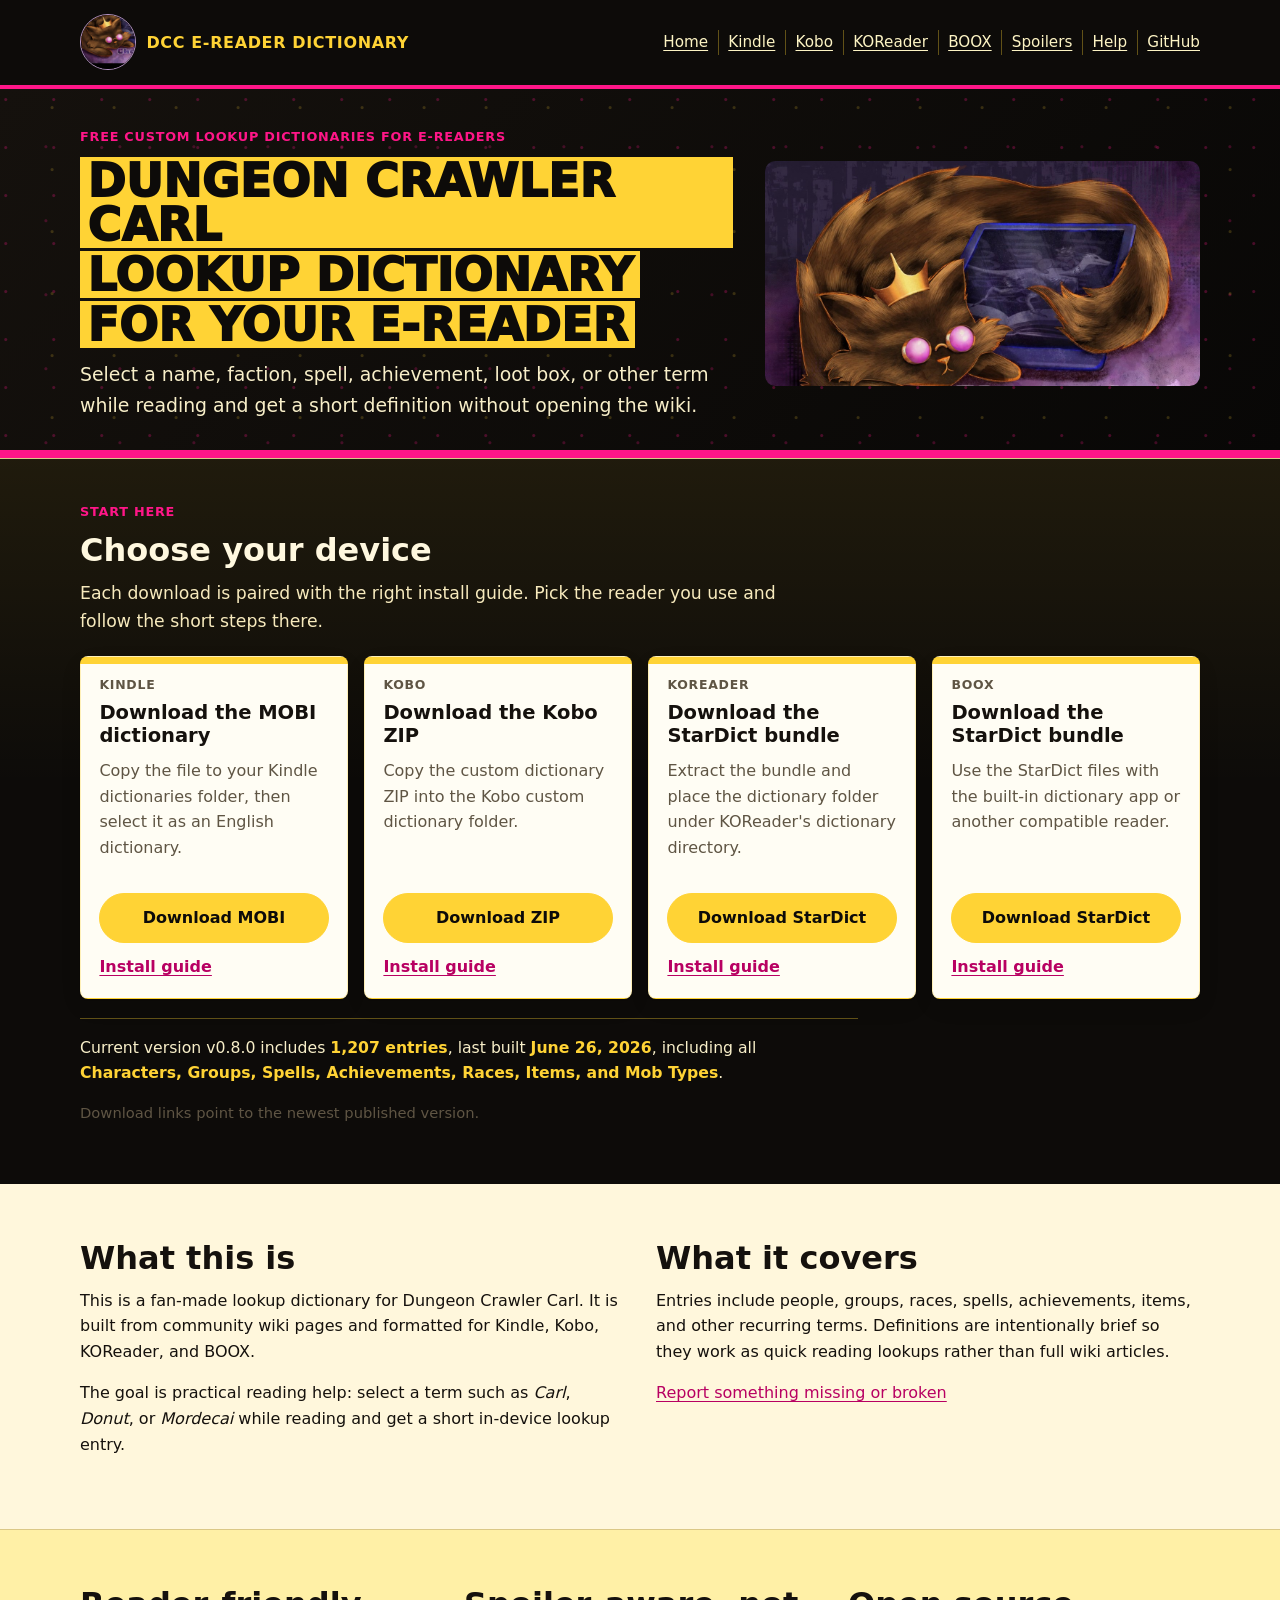
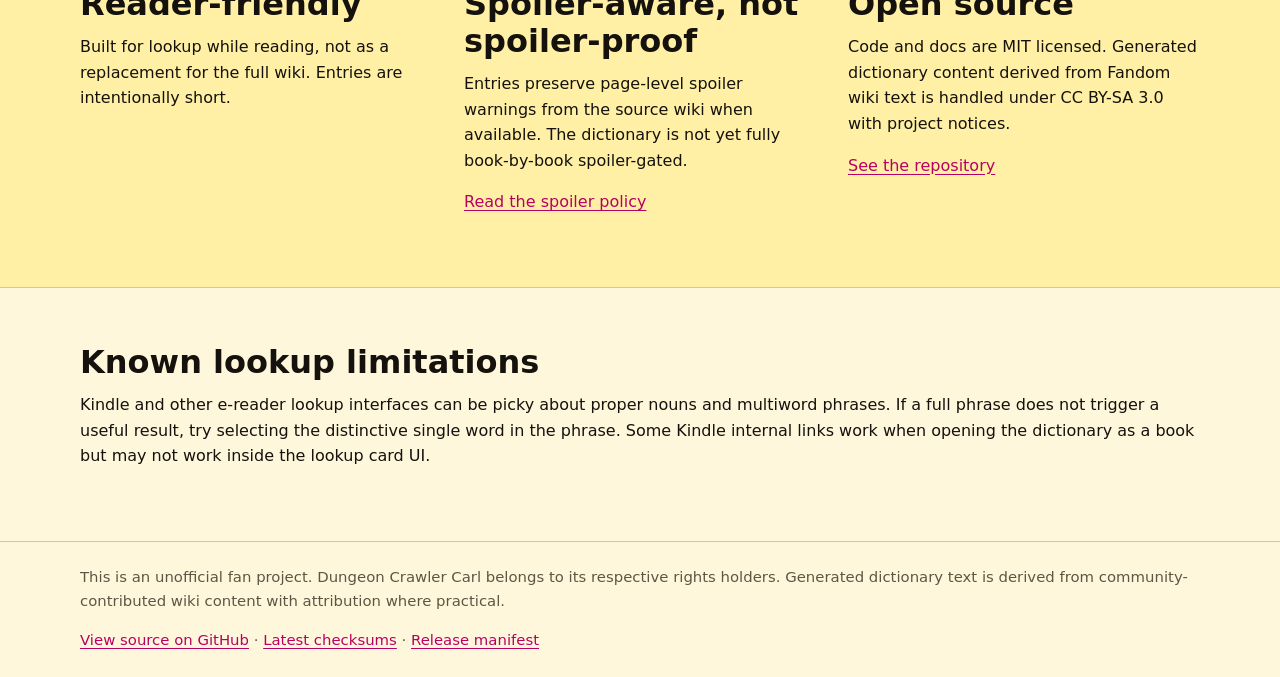
<file: docs/index.html>
<!doctype html>
    <html lang="en">
    <head>
      <meta charset="utf-8">
      <meta name="viewport" content="width=device-width, initial-scale=1">
      <link rel="icon" href="/dungeon-crawler-carl-dict/assets/favicon.ico" sizes="any">
      <link rel="icon" type="image/png" sizes="48x48" href="/dungeon-crawler-carl-dict/assets/favicon-48x48.png">
      <link rel="icon" type="image/png" sizes="32x32" href="/dungeon-crawler-carl-dict/assets/favicon-32x32.png">
      <link rel="icon" type="image/png" sizes="16x16" href="/dungeon-crawler-carl-dict/assets/favicon-16x16.png">
      <link rel="apple-touch-icon" sizes="180x180" href="/dungeon-crawler-carl-dict/assets/apple-touch-icon.png">
      <link rel="manifest" href="/dungeon-crawler-carl-dict/assets/site.webmanifest">
      <meta name="theme-color" content="#000000">

      <title>Dungeon Crawler Carl Lookup Dictionary</title>
      <meta name="description" content="Free e-reader lookup dictionary downloads and install guides for Kindle, Kobo, KOReader, and BOOX.">
      <link rel="canonical" href="https://jmcguire.github.io/dungeon-crawler-carl-dict/">
      <meta property="og:type" content="website">
      <meta property="og:title" content="Dungeon Crawler Carl Lookup Dictionary">
      <meta property="og:description" content="Free e-reader lookup dictionary downloads and install guides for Kindle, Kobo, KOReader, and BOOX.">
      <meta property="og:url" content="https://jmcguire.github.io/dungeon-crawler-carl-dict/">
      <meta property="og:image" content="https://jmcguire.github.io/dungeon-crawler-carl-dict/assets/social-card.jpg">
      <meta property="og:image:width" content="1600">
      <meta property="og:image:height" content="900">
      <meta property="og:image:alt" content="Dungeon Crawler Carl Character Dictionary artwork featuring a crowned cat with pink glasses beside an e-reader.">
      <meta name="twitter:image" content="https://jmcguire.github.io/dungeon-crawler-carl-dict/assets/social-card.jpg">
      <meta name="twitter:image:alt" content="Dungeon Crawler Carl Character Dictionary artwork featuring a crowned cat with pink glasses beside an e-reader.">
      <meta name="twitter:card" content="summary_large_image">
      <meta name="google-site-verification" content="6KYwPrCHCxUuJw46l6IV0pWJskL85fET1DOc3cIApsE" />
      <link rel="stylesheet" href="styles.css">
      <script type="application/ld+json">
      {
        "@context": "https://schema.org",
        "@type": "SoftwareApplication",
        "name": "Dungeon Crawler Carl Lookup Dictionary",
        "applicationCategory": "ReferenceApplication",
        "operatingSystem": "Kindle, Kobo, KOReader, BOOX",
        "description": "Free e-reader lookup dictionary downloads and install guides for Kindle, Kobo, KOReader, and BOOX.",
        "url": "https://jmcguire.github.io/dungeon-crawler-carl-dict/",
        "downloadUrl": "https://github.com/jmcguire/dungeon-crawler-carl-dict/releases/latest",
        "softwareVersion": "latest",
        "license": "https://github.com/jmcguire/dungeon-crawler-carl-dict/blob/main/LICENSE",
        "codeRepository": "https://github.com/jmcguire/dungeon-crawler-carl-dict",
        "author": {
          "@type": "Person",
          "name": "Justin McGuire"
        }
      }
      </script>

    </head>
    <body>
      <a class="skip-link" href="#main">Skip to content</a>
      <header class="site-header">
        <div class="container header-inner">
          <a class="brand" href="index.html"><img class="brand-logo" src="assets/logo.png" alt="" width="56" height="56">
            <span>DCC E-reader Dictionary</span></a>

        <nav class="site-nav" aria-label="Primary navigation">
          <a href="index.html">Home</a>
          <a href="install-kindle/">Kindle</a>
          <a href="install-kobo/">Kobo</a>
          <a href="install-koreader/">KOReader</a>
          <a href="install-boox/">BOOX</a>
          <a href="spoilers/">Spoilers</a>
          <a href="help/">Help</a>
          <a href="https://github.com/jmcguire/dungeon-crawler-carl-dict">GitHub</a>
        </nav>

        </div>
      </header>
      <main id="main">
        <section class="hero">
  <div class="container hero-layout">
    <div class="hero-copy">
    <p class="eyebrow">Free custom lookup dictionaries for e-readers</p>
    <h1>
      <span>Dungeon Crawler Carl</span>
      <span>lookup dictionary</span>
      <span>for your e-reader</span>
    </h1>
    <p class="lede">Select a name, faction, spell, achievement, loot box, or other term while reading and get a short definition without opening the wiki.</p>
    </div>
    <div class="hero-art">
      <img src="assets/banner.jpg" alt="A crowned cat wearing pink glasses curls around an e-reader." width="1600" height="900" fetchpriority="high">
    </div>
  </div>
</section>

<section class="section device-section" id="choose-device">
  <div class="container">
    <div class="section-heading">
      <p class="eyebrow">Start here</p>
      <h2>Choose your device</h2>
      <p>Each download is paired with the right install guide. Pick the reader you use and follow the short steps there.</p>
    </div>
    <div class="device-grid">
      <article class="device-card">
        <div>
          <p class="device-label">Kindle</p>
          <h3>Download the MOBI dictionary</h3>
          <p>Copy the file to your Kindle dictionaries folder, then select it as an English dictionary.</p>
        </div>
        <div class="device-actions">
          <a class="button primary" href="https://github.com/jmcguire/dungeon-crawler-carl-dict/releases/latest/download/Dungeon-Crawler-Carl-Dictionary.mobi">Download MOBI</a>
          <a class="text-link" href="install-kindle/">Install guide</a>
        </div>
      </article>
      <article class="device-card">
        <div>
          <p class="device-label">Kobo</p>
          <h3>Download the Kobo ZIP</h3>
          <p>Copy the custom dictionary ZIP into the Kobo custom dictionary folder.</p>
        </div>
        <div class="device-actions">
          <a class="button primary" href="https://github.com/jmcguire/dungeon-crawler-carl-dict/releases/latest/download/dicthtml-dc.zip">Download ZIP</a>
          <a class="text-link" href="install-kobo/">Install guide</a>
        </div>
      </article>
      <article class="device-card">
        <div>
          <p class="device-label">KOReader</p>
          <h3>Download the StarDict bundle</h3>
          <p>Extract the bundle and place the dictionary folder under KOReader's dictionary directory.</p>
        </div>
        <div class="device-actions">
          <a class="button primary" href="https://github.com/jmcguire/dungeon-crawler-carl-dict/releases/latest/download/Dungeon-Crawler-Carl-Dictionary-StarDict.zip">Download StarDict</a>
          <a class="text-link" href="install-koreader/">Install guide</a>
        </div>
      </article>
      <article class="device-card">
        <div>
          <p class="device-label">BOOX</p>
          <h3>Download the StarDict bundle</h3>
          <p>Use the StarDict files with the built-in dictionary app or another compatible reader.</p>
        </div>
        <div class="device-actions">
          <a class="button primary" href="https://github.com/jmcguire/dungeon-crawler-carl-dict/releases/latest/download/Dungeon-Crawler-Carl-Dictionary-StarDict.zip">Download StarDict</a>
          <a class="text-link" href="install-boox/">Install guide</a>
        </div>
      </article>
    </div>
    <p class="release-status" id="release-status">Current version v0.8.0 includes <strong>1,207 entries</strong>, last built <strong>June 26, 2026</strong>, including all <strong>Characters, Groups, Spells, Achievements, Races, Items, and Mob Types</strong>.</p>
    <p class="small release-note">Download links point to the newest published version.</p>
  </div>
</section>

<section class="section">
  <div class="container two-column">
    <div>
      <h2>What this is</h2>
      <p>This is a fan-made lookup dictionary for Dungeon Crawler Carl. It is built from community wiki pages and formatted for Kindle, Kobo, KOReader, and BOOX.</p>
      <p>The goal is practical reading help: select a term such as <em>Carl</em>, <em>Donut</em>, or <em>Mordecai</em> while reading and get a short in-device lookup entry.</p>
    </div>
    <div>
      <h2>What it covers</h2>
      <p>Entries include people, groups, races, spells, achievements, items, and other recurring terms. Definitions are intentionally brief so they work as quick reading lookups rather than full wiki articles.</p>
      <p><a href="help/">Report something missing or broken</a></p>
    </div>
  </div>
</section>

<section class="section muted">
  <div class="container three-column">
    <div>
      <h2>Reader-friendly</h2>
      <p>Built for lookup while reading, not as a replacement for the full wiki. Entries are intentionally short.</p>
    </div>
    <div>
      <h2>Spoiler-aware, not spoiler-proof</h2>
      <p>Entries preserve page-level spoiler warnings from the source wiki when available. The dictionary is not yet fully book-by-book spoiler-gated.</p>
      <p><a href="spoilers/">Read the spoiler policy</a></p>
    </div>
    <div>
      <h2>Open source</h2>
      <p>Code and docs are MIT licensed. Generated dictionary content derived from Fandom wiki text is handled under CC BY-SA 3.0 with project notices.</p>
      <p><a href="https://github.com/jmcguire/dungeon-crawler-carl-dict">See the repository</a></p>
    </div>
  </div>
</section>

<section class="section">
  <div class="container">
    <h2>Known lookup limitations</h2>
    <p>Kindle and other e-reader lookup interfaces can be picky about proper nouns and multiword phrases. If a full phrase does not trigger a useful result, try selecting the distinctive single word in the phrase. Some Kindle internal links work when opening the dictionary as a book but may not work inside the lookup card UI.</p>
  </div>
</section>

      </main>
      <footer class="site-footer">
        <div class="container">
          <p>This is an unofficial fan project. Dungeon Crawler Carl belongs to its respective rights holders. Generated dictionary text is derived from community-contributed wiki content with attribution where practical.</p>
          <p><a href="https://github.com/jmcguire/dungeon-crawler-carl-dict">View source on GitHub</a> · <a href="https://github.com/jmcguire/dungeon-crawler-carl-dict/releases/latest/download/SHA256SUMS.txt">Latest checksums</a> · <a href="https://github.com/jmcguire/dungeon-crawler-carl-dict/releases/latest/download/release-manifest.json">Release manifest</a></p>
        </div>
      </footer>
      <script>
      (() => {
        const status = document.getElementById("release-status");
        const releaseApiUrl = "https://api.github.com/repos/jmcguire/dungeon-crawler-carl-dict/releases/latest";
        if (!status) return;

        const humanJoin = (items) => {
          if (items.length < 2) return items[0] || "";
          if (items.length === 2) return `${items[0]} and ${items[1]}`;
          return `${items.slice(0, -1).join(", ")}, and ${items[items.length - 1]}`;
        };
        const append = (text, strong = false) => {
          const node = strong ? document.createElement("strong") : document.createTextNode(text);
          if (strong) node.textContent = text;
          status.appendChild(node);
        };

        fetch(releaseApiUrl, { cache: "no-store" })
          .then((response) => {
            if (!response.ok) throw new Error(`manifest request failed: ${response.status}`);
            return response.json();
          })
          .then((release) => {
            const match = String(release.body || "").match(/<!-- dictionary-status:(\{.*?\}) -->/s);
            if (!match) throw new Error("release status metadata is unavailable");
            const metadata = JSON.parse(match[1]);
            const categories = (metadata.categories || []).map((category) =>
              String(category).replace(/^Category:/, "").replaceAll("_", " ")
            );
            const date = new Intl.DateTimeFormat("en", {
              year: "numeric",
              month: "long",
              day: "numeric",
              timeZone: "UTC",
            }).format(new Date(metadata.built_at));
            status.replaceChildren();
            append(`Current version ${release.tag_name} includes `);
            append(`${Number(metadata.entry_count).toLocaleString("en-US")} entries`, true);
            append(", last built ");
            append(date, true);
            if (categories.length) {
              append(", including all ");
              append(humanJoin(categories), true);
            }
            append(".");
          })
          .catch(() => {
            // Keep the checked-in release text when the network is unavailable.
          });
      })();
      </script>
    </body>
    </html>
</file>
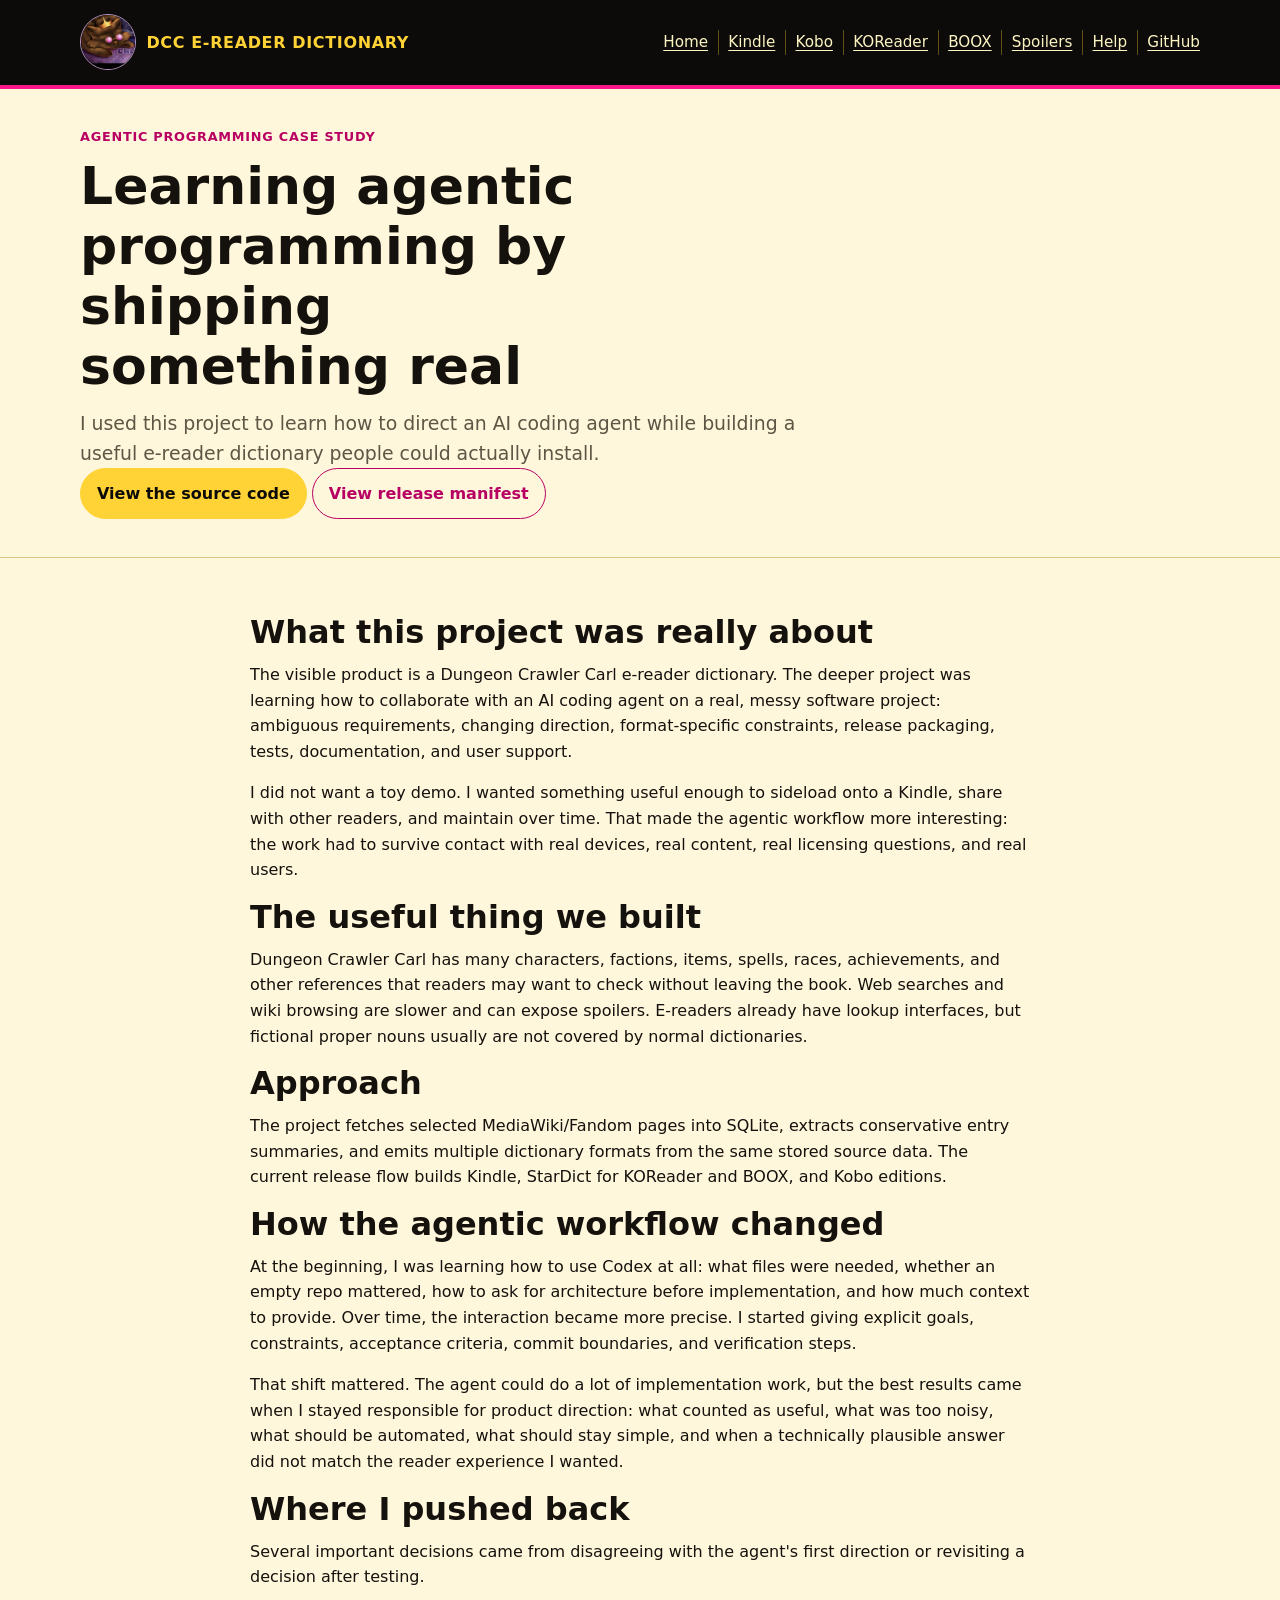
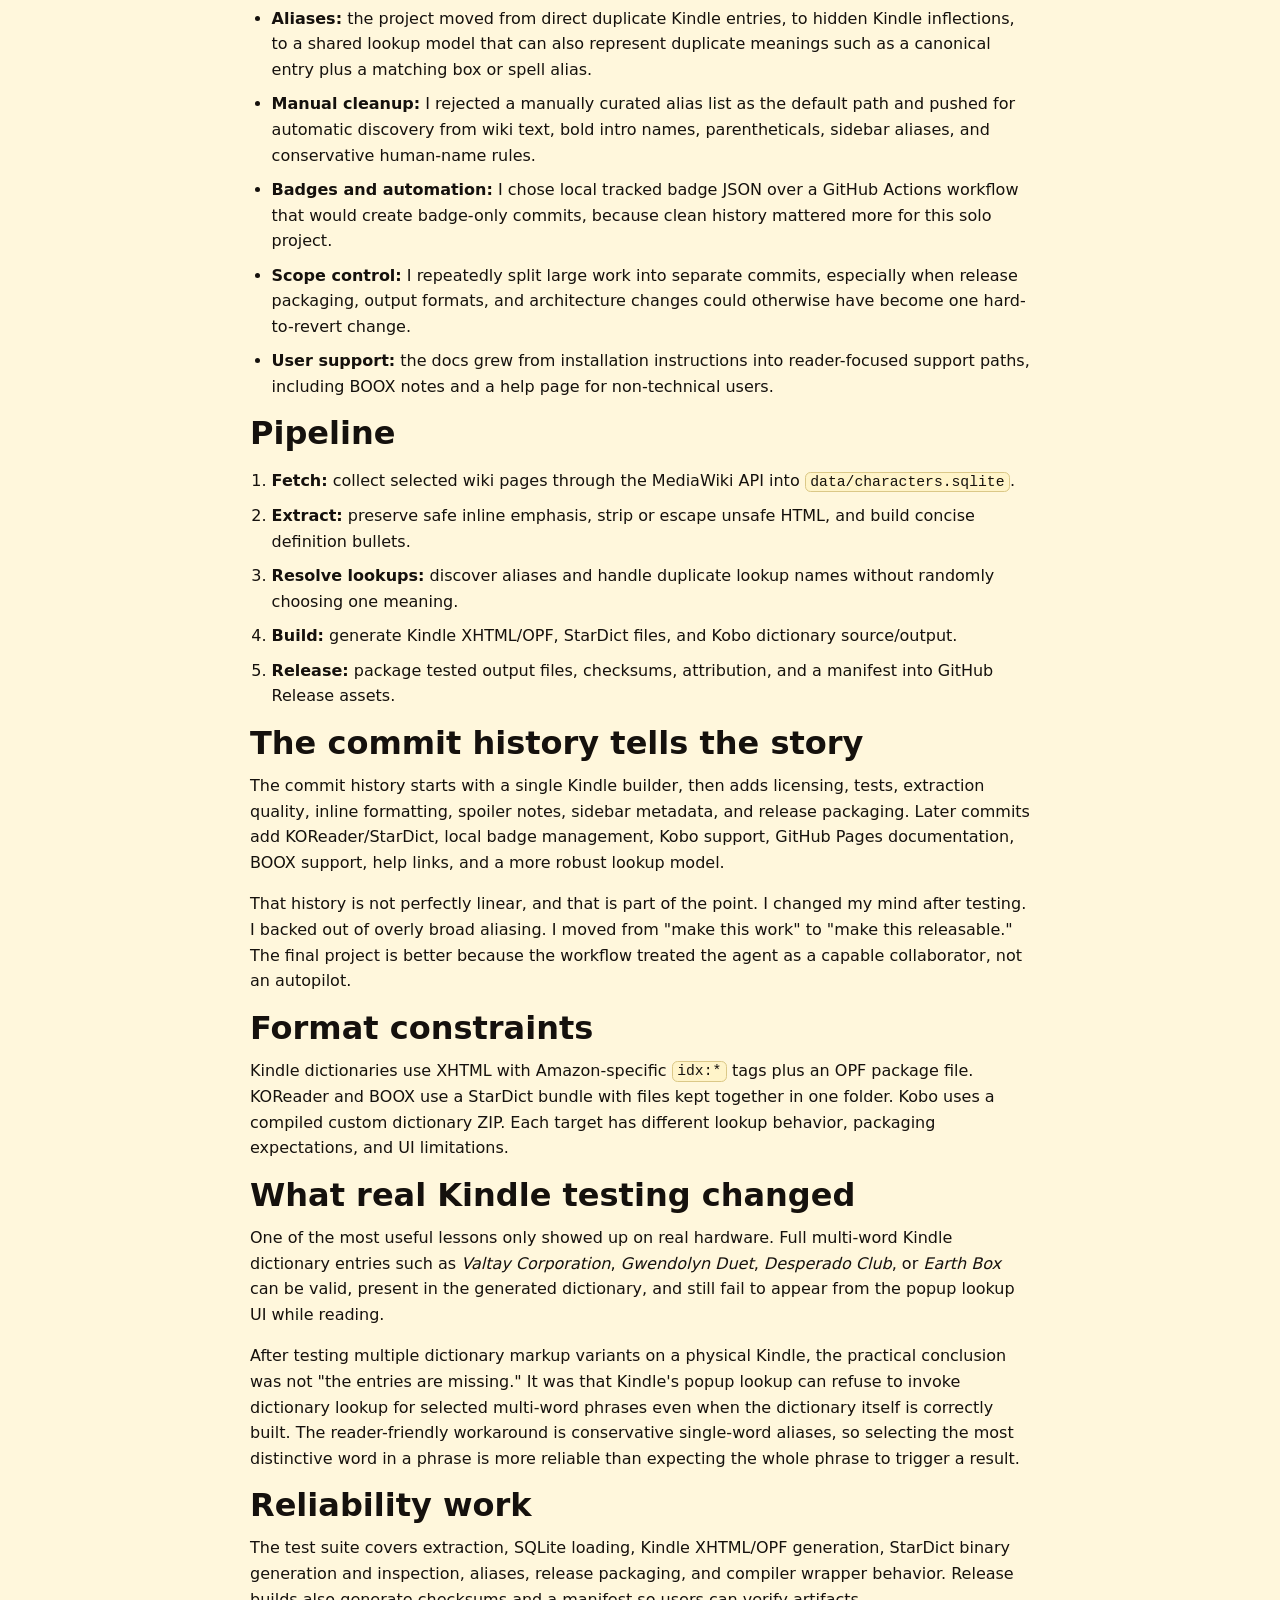
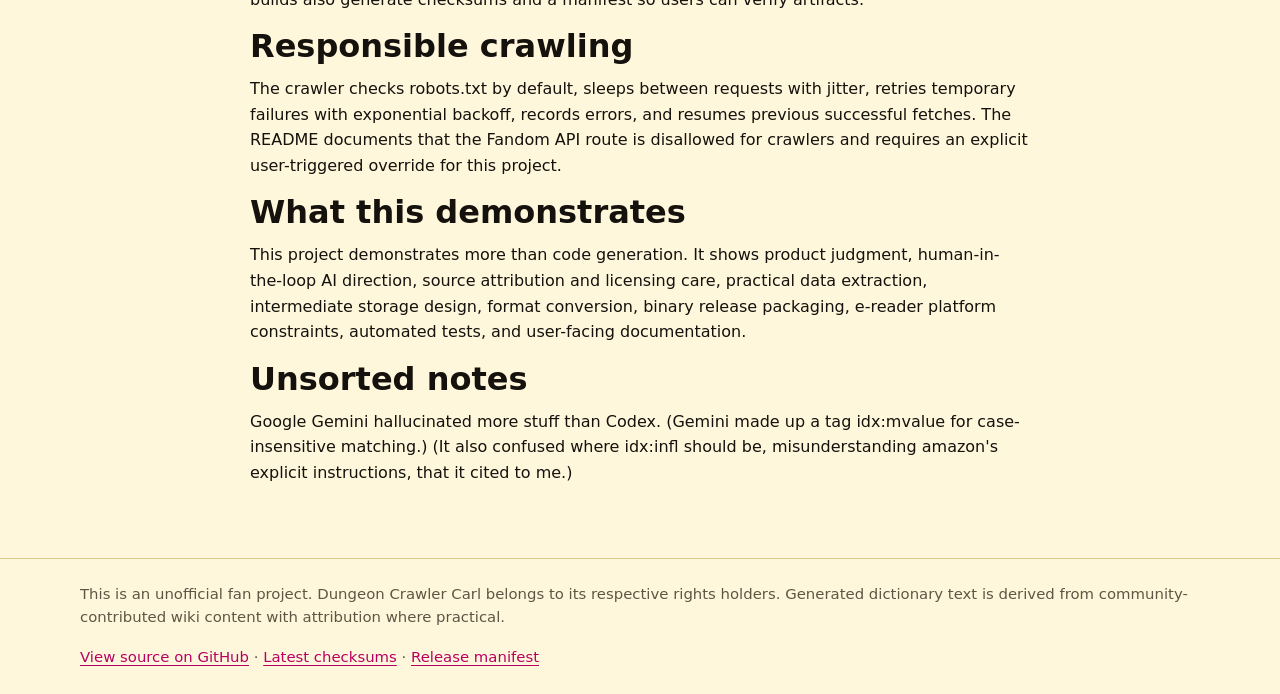
<file: docs/case-study/index.html>
<!doctype html>
    <html lang="en">
    <head>
      <meta charset="utf-8">
      <meta name="viewport" content="width=device-width, initial-scale=1">
      <link rel="icon" href="/dungeon-crawler-carl-dict/assets/favicon.ico" sizes="any">
      <link rel="icon" type="image/png" sizes="48x48" href="/dungeon-crawler-carl-dict/assets/favicon-48x48.png">
      <link rel="icon" type="image/png" sizes="32x32" href="/dungeon-crawler-carl-dict/assets/favicon-32x32.png">
      <link rel="icon" type="image/png" sizes="16x16" href="/dungeon-crawler-carl-dict/assets/favicon-16x16.png">
      <link rel="apple-touch-icon" sizes="180x180" href="/dungeon-crawler-carl-dict/assets/apple-touch-icon.png">
      <link rel="manifest" href="/dungeon-crawler-carl-dict/assets/site.webmanifest">
      <meta name="theme-color" content="#000000">

      <title>Case study: learning agentic programming by shipping a real dictionary</title>
      <meta name="description" content="A case study about using agentic programming to build and release useful Kindle, Kobo, StarDict, and BOOX dictionaries from wiki content.">
      <link rel="canonical" href="https://jmcguire.github.io/dungeon-crawler-carl-dict/case-study/">
      <meta property="og:type" content="website">
      <meta property="og:title" content="Case study: learning agentic programming by shipping a real dictionary">
      <meta property="og:description" content="A case study about using agentic programming to build and release useful Kindle, Kobo, StarDict, and BOOX dictionaries from wiki content.">
      <meta property="og:url" content="https://jmcguire.github.io/dungeon-crawler-carl-dict/case-study/">
      <meta property="og:image" content="https://jmcguire.github.io/dungeon-crawler-carl-dict/assets/social-card.jpg">
      <meta property="og:image:width" content="1600">
      <meta property="og:image:height" content="900">
      <meta property="og:image:alt" content="Dungeon Crawler Carl Character Dictionary artwork featuring a crowned cat with pink glasses beside an e-reader.">
      <meta name="twitter:image" content="https://jmcguire.github.io/dungeon-crawler-carl-dict/assets/social-card.jpg">
      <meta name="twitter:image:alt" content="Dungeon Crawler Carl Character Dictionary artwork featuring a crowned cat with pink glasses beside an e-reader.">
      <meta name="twitter:card" content="summary_large_image">
      <link rel="stylesheet" href="../styles.css">
    </head>
    <body>
      <a class="skip-link" href="#main">Skip to content</a>
      <header class="site-header">
        <div class="container header-inner">
          <a class="brand" href="../index.html"><img class="brand-logo" src="../assets/logo.png" alt="" width="56" height="56">
            <span>DCC E-reader Dictionary</span></a>

        <nav class="site-nav" aria-label="Primary navigation">
          <a href="../index.html">Home</a>
          <a href="../install-kindle/">Kindle</a>
          <a href="../install-kobo/">Kobo</a>
          <a href="../install-koreader/">KOReader</a>
          <a href="../install-boox/">BOOX</a>
          <a href="../spoilers/">Spoilers</a>
          <a href="../help/">Help</a>
          <a href="https://github.com/jmcguire/dungeon-crawler-carl-dict">GitHub</a>
        </nav>

        </div>
      </header>
      <main id="main">
        <section class="page-title">
  <div class="container">
    <p class="eyebrow">Agentic programming case study</p>
    <h1>Learning agentic programming by shipping something real</h1>
    <p class="lede">I used this project to learn how to direct an AI coding agent while building a useful e-reader dictionary people could actually install.</p>
    <div class="button-row">
      <a class="button primary" href="https://github.com/jmcguire/dungeon-crawler-carl-dict">View the source code</a>
      <a class="button" href="https://github.com/jmcguire/dungeon-crawler-carl-dict/releases/latest/download/release-manifest.json">View release manifest</a>
    </div>
  </div>
</section>

<section class="section">
  <div class="container narrow">
    <h2>What this project was really about</h2>
    <p>The visible product is a Dungeon Crawler Carl e-reader dictionary. The deeper project was learning how to collaborate with an AI coding agent on a real, messy software project: ambiguous requirements, changing direction, format-specific constraints, release packaging, tests, documentation, and user support.</p>

    <p>I did not want a toy demo. I wanted something useful enough to sideload onto a Kindle, share with other readers, and maintain over time. That made the agentic workflow more interesting: the work had to survive contact with real devices, real content, real licensing questions, and real users.</p>

    <h2>The useful thing we built</h2>
    <p>Dungeon Crawler Carl has many characters, factions, items, spells, races, achievements, and other references that readers may want to check without leaving the book. Web searches and wiki browsing are slower and can expose spoilers. E-readers already have lookup interfaces, but fictional proper nouns usually are not covered by normal dictionaries.</p>

    <h2>Approach</h2>
    <p>The project fetches selected MediaWiki/Fandom pages into SQLite, extracts conservative entry summaries, and emits multiple dictionary formats from the same stored source data. The current release flow builds Kindle, StarDict for KOReader and BOOX, and Kobo editions.</p>

    <h2>How the agentic workflow changed</h2>
    <p>At the beginning, I was learning how to use Codex at all: what files were needed, whether an empty repo mattered, how to ask for architecture before implementation, and how much context to provide. Over time, the interaction became more precise. I started giving explicit goals, constraints, acceptance criteria, commit boundaries, and verification steps.</p>

    <p>That shift mattered. The agent could do a lot of implementation work, but the best results came when I stayed responsible for product direction: what counted as useful, what was too noisy, what should be automated, what should stay simple, and when a technically plausible answer did not match the reader experience I wanted.</p>

    <h2>Where I pushed back</h2>
    <p>Several important decisions came from disagreeing with the agent's first direction or revisiting a decision after testing.</p>

    <ul class="steps">
      <li><strong>Aliases:</strong> the project moved from direct duplicate Kindle entries, to hidden Kindle inflections, to a shared lookup model that can also represent duplicate meanings such as a canonical entry plus a matching box or spell alias.</li>
      <li><strong>Manual cleanup:</strong> I rejected a manually curated alias list as the default path and pushed for automatic discovery from wiki text, bold intro names, parentheticals, sidebar aliases, and conservative human-name rules.</li>
      <li><strong>Badges and automation:</strong> I chose local tracked badge JSON over a GitHub Actions workflow that would create badge-only commits, because clean history mattered more for this solo project.</li>
      <li><strong>Scope control:</strong> I repeatedly split large work into separate commits, especially when release packaging, output formats, and architecture changes could otherwise have become one hard-to-revert change.</li>
      <li><strong>User support:</strong> the docs grew from installation instructions into reader-focused support paths, including BOOX notes and a help page for non-technical users.</li>
    </ul>

    <h2>Pipeline</h2>
    <ol class="steps">
      <li><strong>Fetch:</strong> collect selected wiki pages through the MediaWiki API into <code>data/characters.sqlite</code>.</li>
      <li><strong>Extract:</strong> preserve safe inline emphasis, strip or escape unsafe HTML, and build concise definition bullets.</li>
      <li><strong>Resolve lookups:</strong> discover aliases and handle duplicate lookup names without randomly choosing one meaning.</li>
      <li><strong>Build:</strong> generate Kindle XHTML/OPF, StarDict files, and Kobo dictionary source/output.</li>
      <li><strong>Release:</strong> package tested output files, checksums, attribution, and a manifest into GitHub Release assets.</li>
    </ol>

    <h2>The commit history tells the story</h2>
    <p>The commit history starts with a single Kindle builder, then adds licensing, tests, extraction quality, inline formatting, spoiler notes, sidebar metadata, and release packaging. Later commits add KOReader/StarDict, local badge management, Kobo support, GitHub Pages documentation, BOOX support, help links, and a more robust lookup model.</p>

    <p>That history is not perfectly linear, and that is part of the point. I changed my mind after testing. I backed out of overly broad aliasing. I moved from "make this work" to "make this releasable." The final project is better because the workflow treated the agent as a capable collaborator, not an autopilot.</p>

    <h2>Format constraints</h2>
    <p>Kindle dictionaries use XHTML with Amazon-specific <code>idx:*</code> tags plus an OPF package file. KOReader and BOOX use a StarDict bundle with files kept together in one folder. Kobo uses a compiled custom dictionary ZIP. Each target has different lookup behavior, packaging expectations, and UI limitations.</p>

    <h2>What real Kindle testing changed</h2>
    <p>One of the most useful lessons only showed up on real hardware. Full multi-word Kindle dictionary entries such as <em>Valtay Corporation</em>, <em>Gwendolyn Duet</em>, <em>Desperado Club</em>, or <em>Earth Box</em> can be valid, present in the generated dictionary, and still fail to appear from the popup lookup UI while reading.</p>

    <p>After testing multiple dictionary markup variants on a physical Kindle, the practical conclusion was not "the entries are missing." It was that Kindle's popup lookup can refuse to invoke dictionary lookup for selected multi-word phrases even when the dictionary itself is correctly built. The reader-friendly workaround is conservative single-word aliases, so selecting the most distinctive word in a phrase is more reliable than expecting the whole phrase to trigger a result.</p>

    <h2>Reliability work</h2>
    <p>The test suite covers extraction, SQLite loading, Kindle XHTML/OPF generation, StarDict binary generation and inspection, aliases, release packaging, and compiler wrapper behavior. Release builds also generate checksums and a manifest so users can verify artifacts.</p>

    <h2>Responsible crawling</h2>
    <p>The crawler checks robots.txt by default, sleeps between requests with jitter, retries temporary failures with exponential backoff, records errors, and resumes previous successful fetches. The README documents that the Fandom API route is disallowed for crawlers and requires an explicit user-triggered override for this project.</p>

    <h2>What this demonstrates</h2>
    <p>This project demonstrates more than code generation. It shows product judgment, human-in-the-loop AI direction, source attribution and licensing care, practical data extraction, intermediate storage design, format conversion, binary release packaging, e-reader platform constraints, automated tests, and user-facing documentation.</p>

    <h2>Unsorted notes</h2>
    <p>Google Gemini hallucinated more stuff than Codex. (Gemini made up a tag idx:mvalue for case-insensitive matching.) (It also confused where idx:infl should be, misunderstanding amazon's explicit instructions, that it cited to me.)</p>
  </div>
</section>

      </main>
      <footer class="site-footer">
        <div class="container">
          <p>This is an unofficial fan project. Dungeon Crawler Carl belongs to its respective rights holders. Generated dictionary text is derived from community-contributed wiki content with attribution where practical.</p>
          <p><a href="https://github.com/jmcguire/dungeon-crawler-carl-dict">View source on GitHub</a> · <a href="https://github.com/jmcguire/dungeon-crawler-carl-dict/releases/latest/download/SHA256SUMS.txt">Latest checksums</a> · <a href="https://github.com/jmcguire/dungeon-crawler-carl-dict/releases/latest/download/release-manifest.json">Release manifest</a></p>
        </div>
      </footer>
    </body>
    </html>
</file>
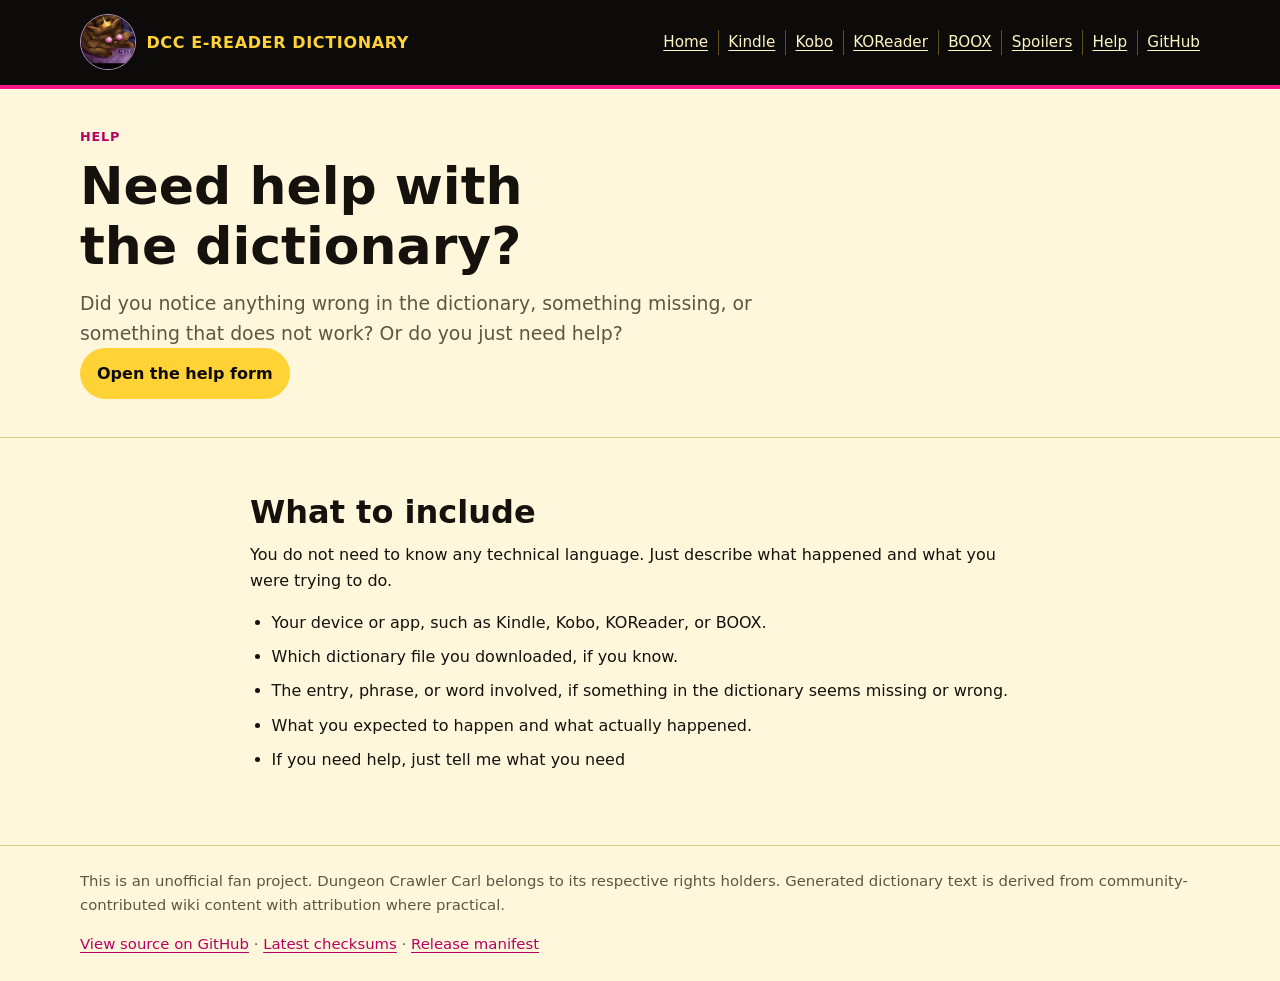
<file: docs/help/index.html>
<!doctype html>
    <html lang="en">
    <head>
      <meta charset="utf-8">
      <meta name="viewport" content="width=device-width, initial-scale=1">
      <link rel="icon" href="/dungeon-crawler-carl-dict/assets/favicon.ico" sizes="any">
      <link rel="icon" type="image/png" sizes="48x48" href="/dungeon-crawler-carl-dict/assets/favicon-48x48.png">
      <link rel="icon" type="image/png" sizes="32x32" href="/dungeon-crawler-carl-dict/assets/favicon-32x32.png">
      <link rel="icon" type="image/png" sizes="16x16" href="/dungeon-crawler-carl-dict/assets/favicon-16x16.png">
      <link rel="apple-touch-icon" sizes="180x180" href="/dungeon-crawler-carl-dict/assets/apple-touch-icon.png">
      <link rel="manifest" href="/dungeon-crawler-carl-dict/assets/site.webmanifest">
      <meta name="theme-color" content="#000000">

      <title>Get Help with the Dungeon Crawler Carl Dictionary</title>
      <meta name="description" content="Get help installing the Dungeon Crawler Carl e-reader dictionary or report something missing, wrong, or broken.">
      <link rel="canonical" href="https://jmcguire.github.io/dungeon-crawler-carl-dict/help/">
      <meta property="og:type" content="website">
      <meta property="og:title" content="Get Help with the Dungeon Crawler Carl Dictionary">
      <meta property="og:description" content="Get help installing the Dungeon Crawler Carl e-reader dictionary or report something missing, wrong, or broken.">
      <meta property="og:url" content="https://jmcguire.github.io/dungeon-crawler-carl-dict/help/">
      <meta property="og:image" content="https://jmcguire.github.io/dungeon-crawler-carl-dict/assets/social-card.jpg">
      <meta property="og:image:width" content="1600">
      <meta property="og:image:height" content="900">
      <meta property="og:image:alt" content="Dungeon Crawler Carl Character Dictionary artwork featuring a crowned cat with pink glasses beside an e-reader.">
      <meta name="twitter:image" content="https://jmcguire.github.io/dungeon-crawler-carl-dict/assets/social-card.jpg">
      <meta name="twitter:image:alt" content="Dungeon Crawler Carl Character Dictionary artwork featuring a crowned cat with pink glasses beside an e-reader.">
      <meta name="twitter:card" content="summary_large_image">
      <link rel="stylesheet" href="../styles.css">
    </head>
    <body>
      <a class="skip-link" href="#main">Skip to content</a>
      <header class="site-header">
        <div class="container header-inner">
          <a class="brand" href="../index.html"><img class="brand-logo" src="../assets/logo.png" alt="" width="56" height="56">
            <span>DCC E-reader Dictionary</span></a>

        <nav class="site-nav" aria-label="Primary navigation">
          <a href="../index.html">Home</a>
          <a href="../install-kindle/">Kindle</a>
          <a href="../install-kobo/">Kobo</a>
          <a href="../install-koreader/">KOReader</a>
          <a href="../install-boox/">BOOX</a>
          <a href="../spoilers/">Spoilers</a>
          <a href="../help/">Help</a>
          <a href="https://github.com/jmcguire/dungeon-crawler-carl-dict">GitHub</a>
        </nav>

        </div>
      </header>
      <main id="main">
        <section class="page-title">
  <div class="container">
    <p class="eyebrow">Help</p>
    <h1>Need help with the dictionary?</h1>
    <p class="lede">Did you notice anything wrong in the dictionary, something missing, or something that does not work? Or do you just need help?</p>
    <div class="button-row">
      <a class="button primary" href="https://forms.gle/ZpuJGfjtreDzzccZA">Open the help form</a>
    </div>
  </div>
</section>

<section class="section">
  <div class="container narrow">
    <h2>What to include</h2>
    <p>You do not need to know any technical language. Just describe what happened and what you were trying to do.</p>
    <ul class="steps">
      <li>Your device or app, such as Kindle, Kobo, KOReader, or BOOX.</li>
      <li>Which dictionary file you downloaded, if you know.</li>
      <li>The entry, phrase, or word involved, if something in the dictionary seems missing or wrong.</li>
      <li>What you expected to happen and what actually happened.</li>
      <li>If you need help, just tell me what you need</li>
    </ul>
  </div>
</section>

      </main>
      <footer class="site-footer">
        <div class="container">
          <p>This is an unofficial fan project. Dungeon Crawler Carl belongs to its respective rights holders. Generated dictionary text is derived from community-contributed wiki content with attribution where practical.</p>
          <p><a href="https://github.com/jmcguire/dungeon-crawler-carl-dict">View source on GitHub</a> · <a href="https://github.com/jmcguire/dungeon-crawler-carl-dict/releases/latest/download/SHA256SUMS.txt">Latest checksums</a> · <a href="https://github.com/jmcguire/dungeon-crawler-carl-dict/releases/latest/download/release-manifest.json">Release manifest</a></p>
        </div>
      </footer>
    </body>
    </html>
</file>
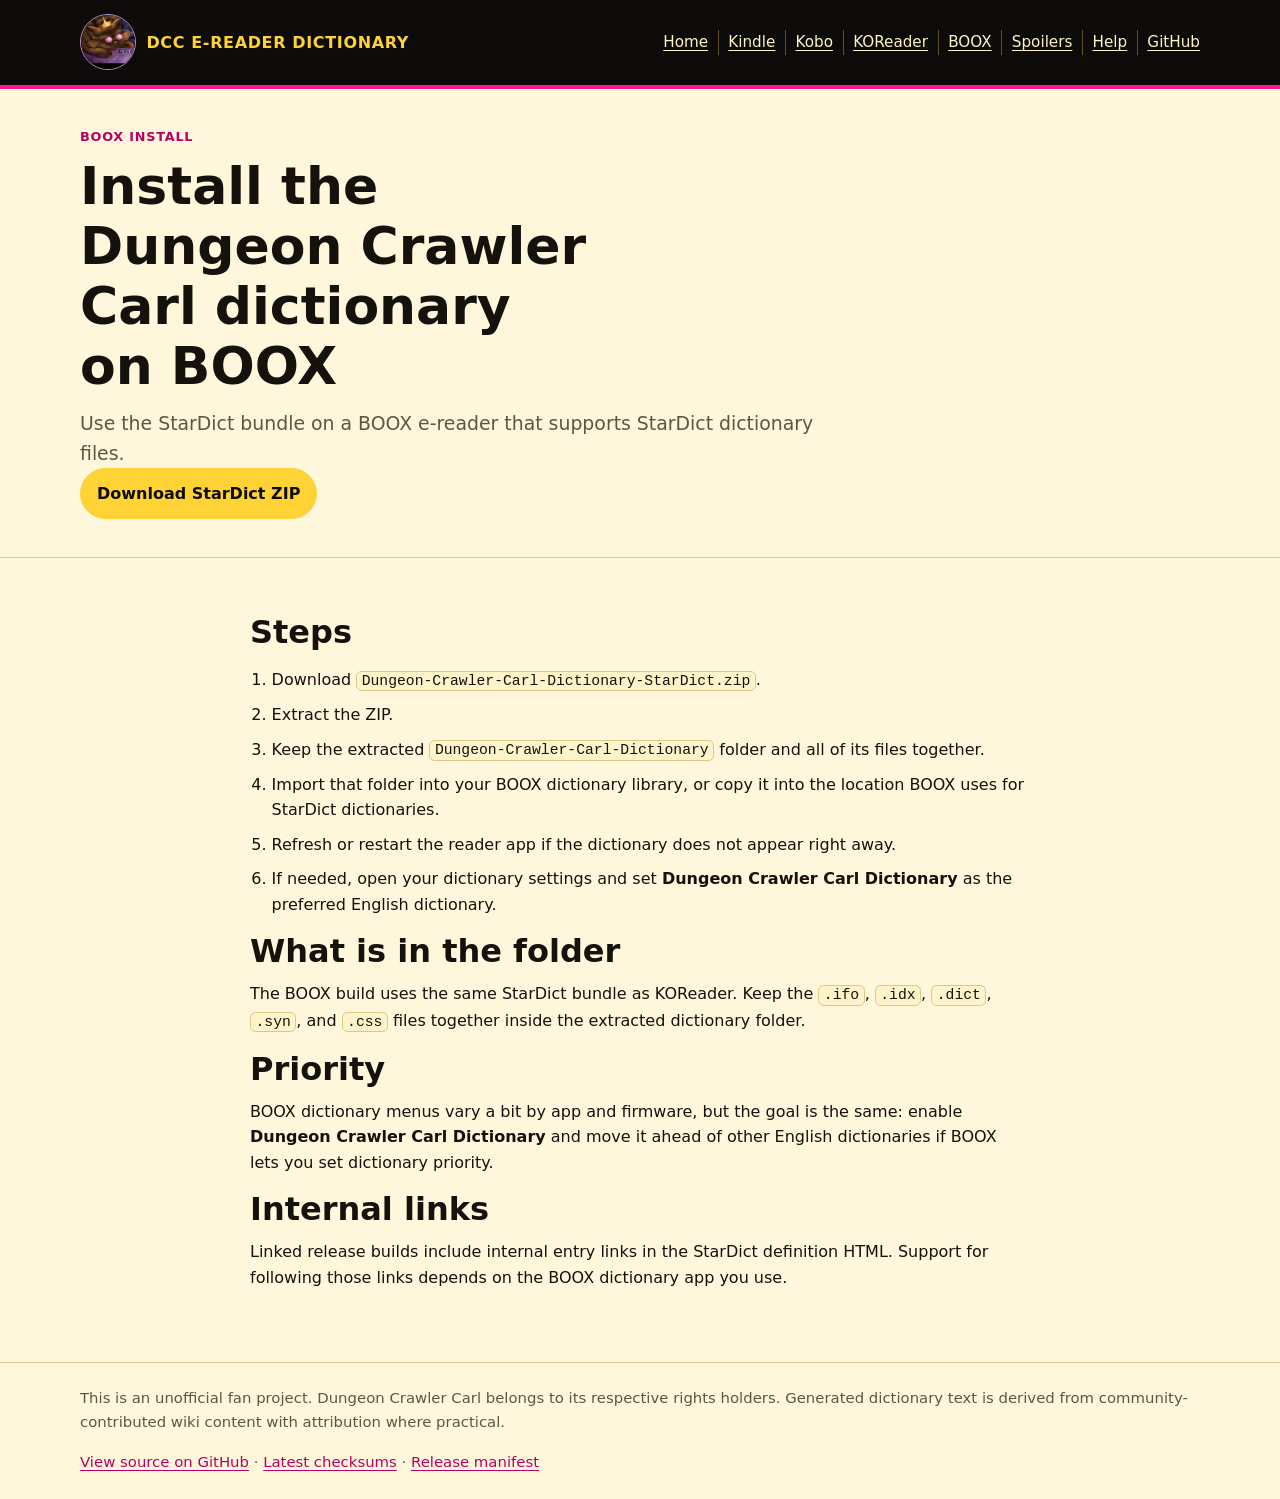
<file: docs/install-boox/index.html>
<!doctype html>
    <html lang="en">
    <head>
      <meta charset="utf-8">
      <meta name="viewport" content="width=device-width, initial-scale=1">
      <link rel="icon" href="/dungeon-crawler-carl-dict/assets/favicon.ico" sizes="any">
      <link rel="icon" type="image/png" sizes="48x48" href="/dungeon-crawler-carl-dict/assets/favicon-48x48.png">
      <link rel="icon" type="image/png" sizes="32x32" href="/dungeon-crawler-carl-dict/assets/favicon-32x32.png">
      <link rel="icon" type="image/png" sizes="16x16" href="/dungeon-crawler-carl-dict/assets/favicon-16x16.png">
      <link rel="apple-touch-icon" sizes="180x180" href="/dungeon-crawler-carl-dict/assets/apple-touch-icon.png">
      <link rel="manifest" href="/dungeon-crawler-carl-dict/assets/site.webmanifest">
      <meta name="theme-color" content="#000000">

      <title>Install the Dungeon Crawler Carl Dictionary on BOOX</title>
      <meta name="description" content="Download and install the Dungeon Crawler Carl StarDict dictionary for BOOX e-readers.">
      <link rel="canonical" href="https://jmcguire.github.io/dungeon-crawler-carl-dict/install-boox/">
      <meta property="og:type" content="website">
      <meta property="og:title" content="Install the Dungeon Crawler Carl Dictionary on BOOX">
      <meta property="og:description" content="Download and install the Dungeon Crawler Carl StarDict dictionary for BOOX e-readers.">
      <meta property="og:url" content="https://jmcguire.github.io/dungeon-crawler-carl-dict/install-boox/">
      <meta property="og:image" content="https://jmcguire.github.io/dungeon-crawler-carl-dict/assets/social-card.jpg">
      <meta property="og:image:width" content="1600">
      <meta property="og:image:height" content="900">
      <meta property="og:image:alt" content="Dungeon Crawler Carl Character Dictionary artwork featuring a crowned cat with pink glasses beside an e-reader.">
      <meta name="twitter:image" content="https://jmcguire.github.io/dungeon-crawler-carl-dict/assets/social-card.jpg">
      <meta name="twitter:image:alt" content="Dungeon Crawler Carl Character Dictionary artwork featuring a crowned cat with pink glasses beside an e-reader.">
      <meta name="twitter:card" content="summary_large_image">
      <link rel="stylesheet" href="../styles.css">
    </head>
    <body>
      <a class="skip-link" href="#main">Skip to content</a>
      <header class="site-header">
        <div class="container header-inner">
          <a class="brand" href="../index.html"><img class="brand-logo" src="../assets/logo.png" alt="" width="56" height="56">
            <span>DCC E-reader Dictionary</span></a>

        <nav class="site-nav" aria-label="Primary navigation">
          <a href="../index.html">Home</a>
          <a href="../install-kindle/">Kindle</a>
          <a href="../install-kobo/">Kobo</a>
          <a href="../install-koreader/">KOReader</a>
          <a href="../install-boox/">BOOX</a>
          <a href="../spoilers/">Spoilers</a>
          <a href="../help/">Help</a>
          <a href="https://github.com/jmcguire/dungeon-crawler-carl-dict">GitHub</a>
        </nav>

        </div>
      </header>
      <main id="main">
        <section class="page-title">
  <div class="container">
    <p class="eyebrow">BOOX install</p>
    <h1>Install the Dungeon Crawler Carl dictionary on BOOX</h1>
    <p class="lede">Use the StarDict bundle on a BOOX e-reader that supports StarDict dictionary files.</p>
    <div class="button-row">
      <a class="button primary" href="https://github.com/jmcguire/dungeon-crawler-carl-dict/releases/latest/download/Dungeon-Crawler-Carl-Dictionary-StarDict.zip">Download StarDict ZIP</a>
    </div>
  </div>
</section>

<section class="section">
  <div class="container narrow">
    <h2>Steps</h2>
    <ol class="steps">
      <li>Download <code>Dungeon-Crawler-Carl-Dictionary-StarDict.zip</code>.</li>
      <li>Extract the ZIP.</li>
      <li>Keep the extracted <code>Dungeon-Crawler-Carl-Dictionary</code> folder and all of its files together.</li>
      <li>Import that folder into your BOOX dictionary library, or copy it into the location BOOX uses for StarDict dictionaries.</li>
      <li>Refresh or restart the reader app if the dictionary does not appear right away.</li>
      <li>If needed, open your dictionary settings and set <strong>Dungeon Crawler Carl Dictionary</strong> as the preferred English dictionary.</li>
    </ol>

    <h2>What is in the folder</h2>
    <p>The BOOX build uses the same StarDict bundle as KOReader. Keep the <code>.ifo</code>, <code>.idx</code>, <code>.dict</code>, <code>.syn</code>, and <code>.css</code> files together inside the extracted dictionary folder.</p>

    <h2>Priority</h2>
    <p>BOOX dictionary menus vary a bit by app and firmware, but the goal is the same: enable <strong>Dungeon Crawler Carl Dictionary</strong> and move it ahead of other English dictionaries if BOOX lets you set dictionary priority.</p>

    <h2>Internal links</h2>
    <p>Linked release builds include internal entry links in the StarDict definition HTML. Support for following those links depends on the BOOX dictionary app you use.</p>
  </div>
</section>

      </main>
      <footer class="site-footer">
        <div class="container">
          <p>This is an unofficial fan project. Dungeon Crawler Carl belongs to its respective rights holders. Generated dictionary text is derived from community-contributed wiki content with attribution where practical.</p>
          <p><a href="https://github.com/jmcguire/dungeon-crawler-carl-dict">View source on GitHub</a> · <a href="https://github.com/jmcguire/dungeon-crawler-carl-dict/releases/latest/download/SHA256SUMS.txt">Latest checksums</a> · <a href="https://github.com/jmcguire/dungeon-crawler-carl-dict/releases/latest/download/release-manifest.json">Release manifest</a></p>
        </div>
      </footer>
    </body>
    </html>
</file>
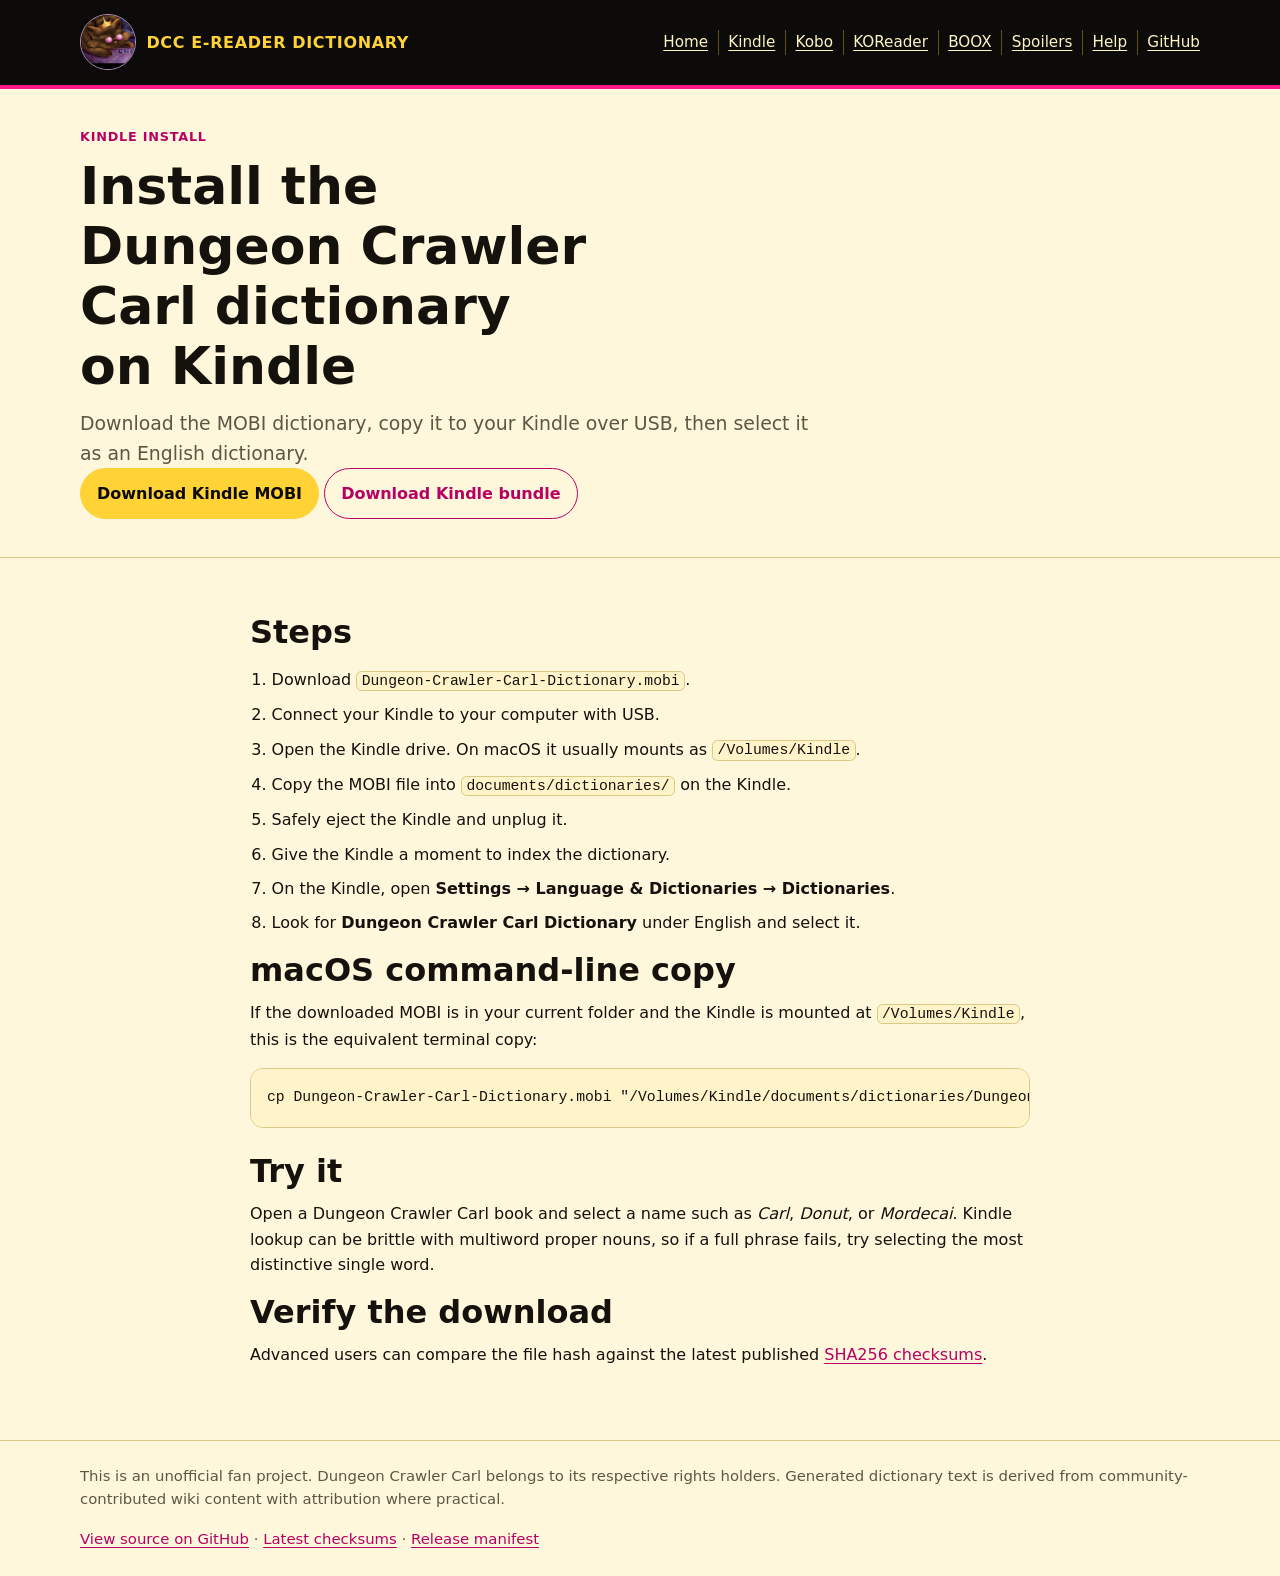
<file: docs/install-kindle/index.html>
<!doctype html>
    <html lang="en">
    <head>
      <meta charset="utf-8">
      <meta name="viewport" content="width=device-width, initial-scale=1">
      <link rel="icon" href="/dungeon-crawler-carl-dict/assets/favicon.ico" sizes="any">
      <link rel="icon" type="image/png" sizes="48x48" href="/dungeon-crawler-carl-dict/assets/favicon-48x48.png">
      <link rel="icon" type="image/png" sizes="32x32" href="/dungeon-crawler-carl-dict/assets/favicon-32x32.png">
      <link rel="icon" type="image/png" sizes="16x16" href="/dungeon-crawler-carl-dict/assets/favicon-16x16.png">
      <link rel="apple-touch-icon" sizes="180x180" href="/dungeon-crawler-carl-dict/assets/apple-touch-icon.png">
      <link rel="manifest" href="/dungeon-crawler-carl-dict/assets/site.webmanifest">
      <meta name="theme-color" content="#000000">

      <title>Install the Dungeon Crawler Carl Dictionary on Kindle</title>
      <meta name="description" content="Download and sideload the Dungeon Crawler Carl custom dictionary on a Kindle e-reader.">
      <link rel="canonical" href="https://jmcguire.github.io/dungeon-crawler-carl-dict/install-kindle/">
      <meta property="og:type" content="website">
      <meta property="og:title" content="Install the Dungeon Crawler Carl Dictionary on Kindle">
      <meta property="og:description" content="Download and sideload the Dungeon Crawler Carl custom dictionary on a Kindle e-reader.">
      <meta property="og:url" content="https://jmcguire.github.io/dungeon-crawler-carl-dict/install-kindle/">
      <meta property="og:image" content="https://jmcguire.github.io/dungeon-crawler-carl-dict/assets/social-card.jpg">
      <meta property="og:image:width" content="1600">
      <meta property="og:image:height" content="900">
      <meta property="og:image:alt" content="Dungeon Crawler Carl Character Dictionary artwork featuring a crowned cat with pink glasses beside an e-reader.">
      <meta name="twitter:image" content="https://jmcguire.github.io/dungeon-crawler-carl-dict/assets/social-card.jpg">
      <meta name="twitter:image:alt" content="Dungeon Crawler Carl Character Dictionary artwork featuring a crowned cat with pink glasses beside an e-reader.">
      <meta name="twitter:card" content="summary_large_image">
      <link rel="stylesheet" href="../styles.css">
    </head>
    <body>
      <a class="skip-link" href="#main">Skip to content</a>
      <header class="site-header">
        <div class="container header-inner">
          <a class="brand" href="../index.html"><img class="brand-logo" src="../assets/logo.png" alt="" width="56" height="56">
            <span>DCC E-reader Dictionary</span></a>

        <nav class="site-nav" aria-label="Primary navigation">
          <a href="../index.html">Home</a>
          <a href="../install-kindle/">Kindle</a>
          <a href="../install-kobo/">Kobo</a>
          <a href="../install-koreader/">KOReader</a>
          <a href="../install-boox/">BOOX</a>
          <a href="../spoilers/">Spoilers</a>
          <a href="../help/">Help</a>
          <a href="https://github.com/jmcguire/dungeon-crawler-carl-dict">GitHub</a>
        </nav>

        </div>
      </header>
      <main id="main">
        <section class="page-title">
  <div class="container">
    <p class="eyebrow">Kindle install</p>
    <h1>Install the Dungeon Crawler Carl dictionary on Kindle</h1>
    <p class="lede">Download the MOBI dictionary, copy it to your Kindle over USB, then select it as an English dictionary.</p>
    <div class="button-row">
      <a class="button primary" href="https://github.com/jmcguire/dungeon-crawler-carl-dict/releases/latest/download/Dungeon-Crawler-Carl-Dictionary.mobi">Download Kindle MOBI</a>
      <a class="button" href="https://github.com/jmcguire/dungeon-crawler-carl-dict/releases/latest/download/Dungeon-Crawler-Carl-Dictionary.zip">Download Kindle bundle</a>
    </div>
  </div>
</section>

<section class="section">
  <div class="container narrow">
    <h2>Steps</h2>
    <ol class="steps">
      <li>Download <code>Dungeon-Crawler-Carl-Dictionary.mobi</code>.</li>
      <li>Connect your Kindle to your computer with USB.</li>
      <li>Open the Kindle drive. On macOS it usually mounts as <code>/Volumes/Kindle</code>.</li>
      <li>Copy the MOBI file into <code>documents/dictionaries/</code> on the Kindle.</li>
      <li>Safely eject the Kindle and unplug it.</li>
      <li>Give the Kindle a moment to index the dictionary.</li>
      <li>On the Kindle, open <strong>Settings → Language &amp; Dictionaries → Dictionaries</strong>.</li>
      <li>Look for <strong>Dungeon Crawler Carl Dictionary</strong> under English and select it.</li>
    </ol>

    <h2>macOS command-line copy</h2>
    <p>If the downloaded MOBI is in your current folder and the Kindle is mounted at <code>/Volumes/Kindle</code>, this is the equivalent terminal copy:</p>
    <pre><code>cp Dungeon-Crawler-Carl-Dictionary.mobi "/Volumes/Kindle/documents/dictionaries/Dungeon_Crawler_Carl_Dictionary.mobi"</code></pre>

    <h2>Try it</h2>
    <p>Open a Dungeon Crawler Carl book and select a name such as <em>Carl</em>, <em>Donut</em>, or <em>Mordecai</em>. Kindle lookup can be brittle with multiword proper nouns, so if a full phrase fails, try selecting the most distinctive single word.</p>

    <h2>Verify the download</h2>
    <p>Advanced users can compare the file hash against the latest published <a href="https://github.com/jmcguire/dungeon-crawler-carl-dict/releases/latest/download/SHA256SUMS.txt">SHA256 checksums</a>.</p>
  </div>
</section>

      </main>
      <footer class="site-footer">
        <div class="container">
          <p>This is an unofficial fan project. Dungeon Crawler Carl belongs to its respective rights holders. Generated dictionary text is derived from community-contributed wiki content with attribution where practical.</p>
          <p><a href="https://github.com/jmcguire/dungeon-crawler-carl-dict">View source on GitHub</a> · <a href="https://github.com/jmcguire/dungeon-crawler-carl-dict/releases/latest/download/SHA256SUMS.txt">Latest checksums</a> · <a href="https://github.com/jmcguire/dungeon-crawler-carl-dict/releases/latest/download/release-manifest.json">Release manifest</a></p>
        </div>
      </footer>
    </body>
    </html>
</file>
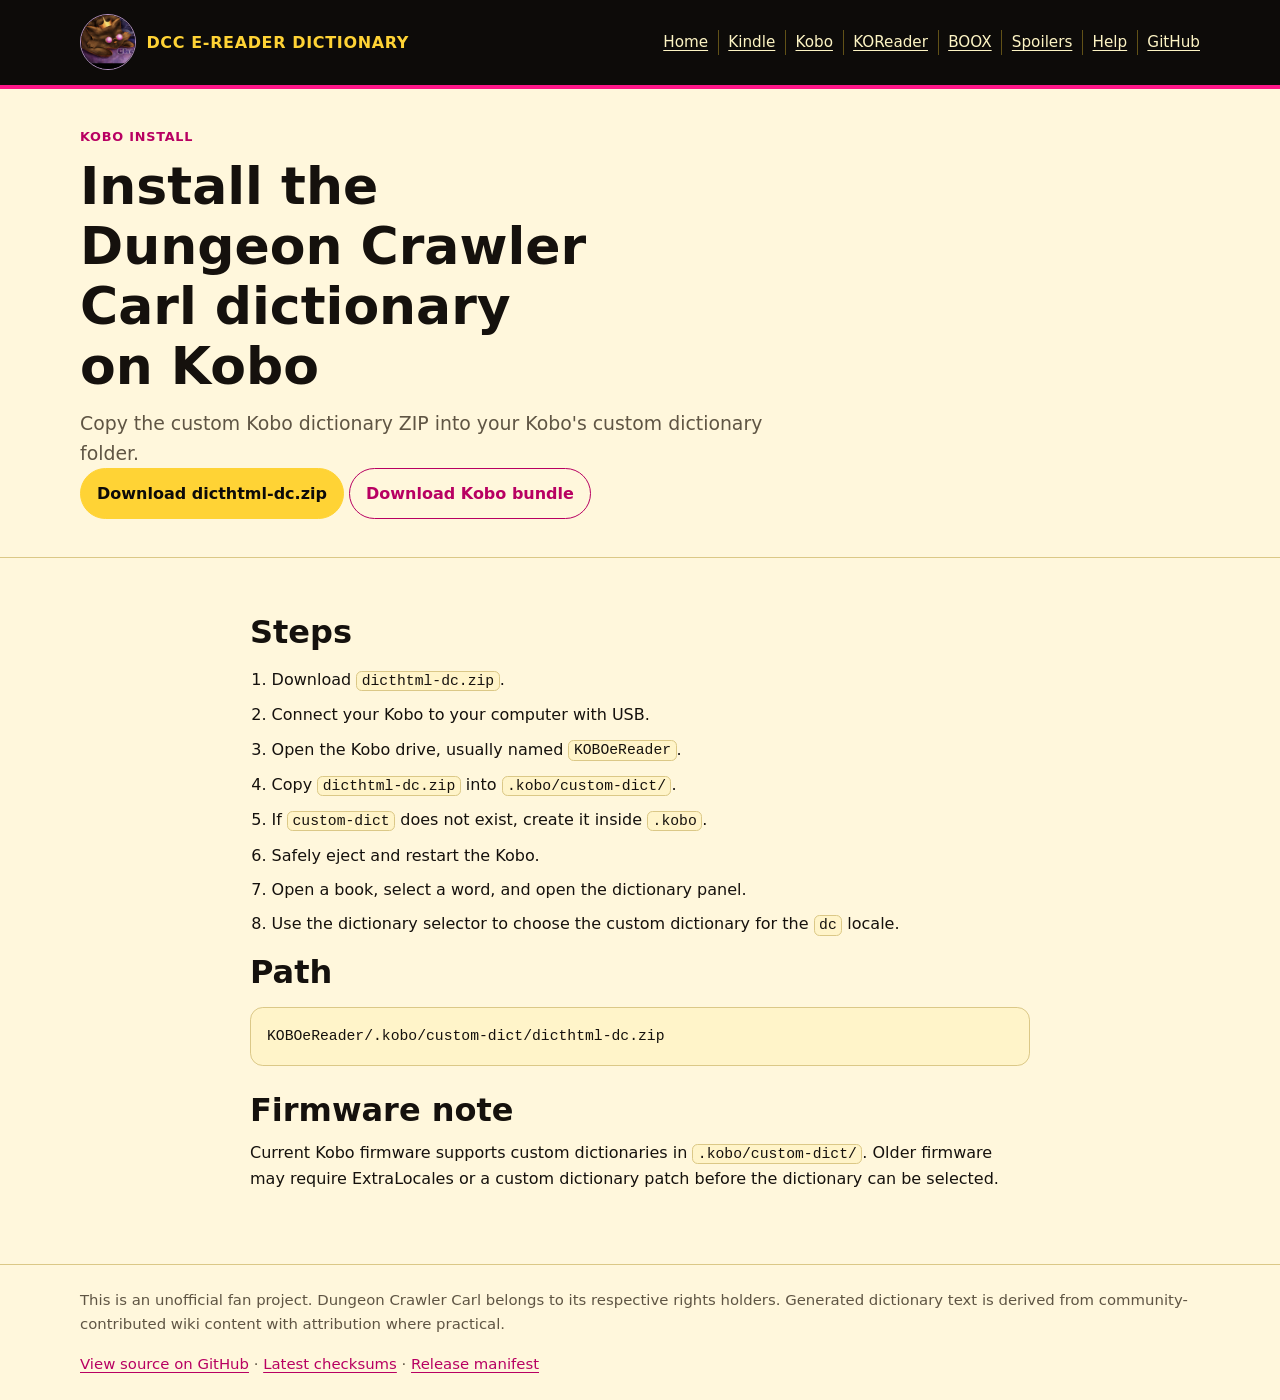
<file: docs/install-kobo/index.html>
<!doctype html>
    <html lang="en">
    <head>
      <meta charset="utf-8">
      <meta name="viewport" content="width=device-width, initial-scale=1">
      <link rel="icon" href="/dungeon-crawler-carl-dict/assets/favicon.ico" sizes="any">
      <link rel="icon" type="image/png" sizes="48x48" href="/dungeon-crawler-carl-dict/assets/favicon-48x48.png">
      <link rel="icon" type="image/png" sizes="32x32" href="/dungeon-crawler-carl-dict/assets/favicon-32x32.png">
      <link rel="icon" type="image/png" sizes="16x16" href="/dungeon-crawler-carl-dict/assets/favicon-16x16.png">
      <link rel="apple-touch-icon" sizes="180x180" href="/dungeon-crawler-carl-dict/assets/apple-touch-icon.png">
      <link rel="manifest" href="/dungeon-crawler-carl-dict/assets/site.webmanifest">
      <meta name="theme-color" content="#000000">

      <title>Install the Dungeon Crawler Carl Dictionary on Kobo</title>
      <meta name="description" content="Download and install the Dungeon Crawler Carl custom dictionary on a Kobo e-reader.">
      <link rel="canonical" href="https://jmcguire.github.io/dungeon-crawler-carl-dict/install-kobo/">
      <meta property="og:type" content="website">
      <meta property="og:title" content="Install the Dungeon Crawler Carl Dictionary on Kobo">
      <meta property="og:description" content="Download and install the Dungeon Crawler Carl custom dictionary on a Kobo e-reader.">
      <meta property="og:url" content="https://jmcguire.github.io/dungeon-crawler-carl-dict/install-kobo/">
      <meta property="og:image" content="https://jmcguire.github.io/dungeon-crawler-carl-dict/assets/social-card.jpg">
      <meta property="og:image:width" content="1600">
      <meta property="og:image:height" content="900">
      <meta property="og:image:alt" content="Dungeon Crawler Carl Character Dictionary artwork featuring a crowned cat with pink glasses beside an e-reader.">
      <meta name="twitter:image" content="https://jmcguire.github.io/dungeon-crawler-carl-dict/assets/social-card.jpg">
      <meta name="twitter:image:alt" content="Dungeon Crawler Carl Character Dictionary artwork featuring a crowned cat with pink glasses beside an e-reader.">
      <meta name="twitter:card" content="summary_large_image">
      <link rel="stylesheet" href="../styles.css">
    </head>
    <body>
      <a class="skip-link" href="#main">Skip to content</a>
      <header class="site-header">
        <div class="container header-inner">
          <a class="brand" href="../index.html"><img class="brand-logo" src="../assets/logo.png" alt="" width="56" height="56">
            <span>DCC E-reader Dictionary</span></a>

        <nav class="site-nav" aria-label="Primary navigation">
          <a href="../index.html">Home</a>
          <a href="../install-kindle/">Kindle</a>
          <a href="../install-kobo/">Kobo</a>
          <a href="../install-koreader/">KOReader</a>
          <a href="../install-boox/">BOOX</a>
          <a href="../spoilers/">Spoilers</a>
          <a href="../help/">Help</a>
          <a href="https://github.com/jmcguire/dungeon-crawler-carl-dict">GitHub</a>
        </nav>

        </div>
      </header>
      <main id="main">
        <section class="page-title">
  <div class="container">
    <p class="eyebrow">Kobo install</p>
    <h1>Install the Dungeon Crawler Carl dictionary on Kobo</h1>
    <p class="lede">Copy the custom Kobo dictionary ZIP into your Kobo's custom dictionary folder.</p>
    <div class="button-row">
      <a class="button primary" href="https://github.com/jmcguire/dungeon-crawler-carl-dict/releases/latest/download/dicthtml-dc.zip">Download dicthtml-dc.zip</a>
      <a class="button" href="https://github.com/jmcguire/dungeon-crawler-carl-dict/releases/latest/download/Dungeon-Crawler-Carl-Dictionary-Kobo.zip">Download Kobo bundle</a>
    </div>
  </div>
</section>

<section class="section">
  <div class="container narrow">
    <h2>Steps</h2>
    <ol class="steps">
      <li>Download <code>dicthtml-dc.zip</code>.</li>
      <li>Connect your Kobo to your computer with USB.</li>
      <li>Open the Kobo drive, usually named <code>KOBOeReader</code>.</li>
      <li>Copy <code>dicthtml-dc.zip</code> into <code>.kobo/custom-dict/</code>.</li>
      <li>If <code>custom-dict</code> does not exist, create it inside <code>.kobo</code>.</li>
      <li>Safely eject and restart the Kobo.</li>
      <li>Open a book, select a word, and open the dictionary panel.</li>
      <li>Use the dictionary selector to choose the custom dictionary for the <code>dc</code> locale.</li>
    </ol>

    <h2>Path</h2>
    <pre><code>KOBOeReader/.kobo/custom-dict/dicthtml-dc.zip</code></pre>

    <h2>Firmware note</h2>
    <p>Current Kobo firmware supports custom dictionaries in <code>.kobo/custom-dict/</code>. Older firmware may require ExtraLocales or a custom dictionary patch before the dictionary can be selected.</p>
  </div>
</section>

      </main>
      <footer class="site-footer">
        <div class="container">
          <p>This is an unofficial fan project. Dungeon Crawler Carl belongs to its respective rights holders. Generated dictionary text is derived from community-contributed wiki content with attribution where practical.</p>
          <p><a href="https://github.com/jmcguire/dungeon-crawler-carl-dict">View source on GitHub</a> · <a href="https://github.com/jmcguire/dungeon-crawler-carl-dict/releases/latest/download/SHA256SUMS.txt">Latest checksums</a> · <a href="https://github.com/jmcguire/dungeon-crawler-carl-dict/releases/latest/download/release-manifest.json">Release manifest</a></p>
        </div>
      </footer>
    </body>
    </html>
</file>
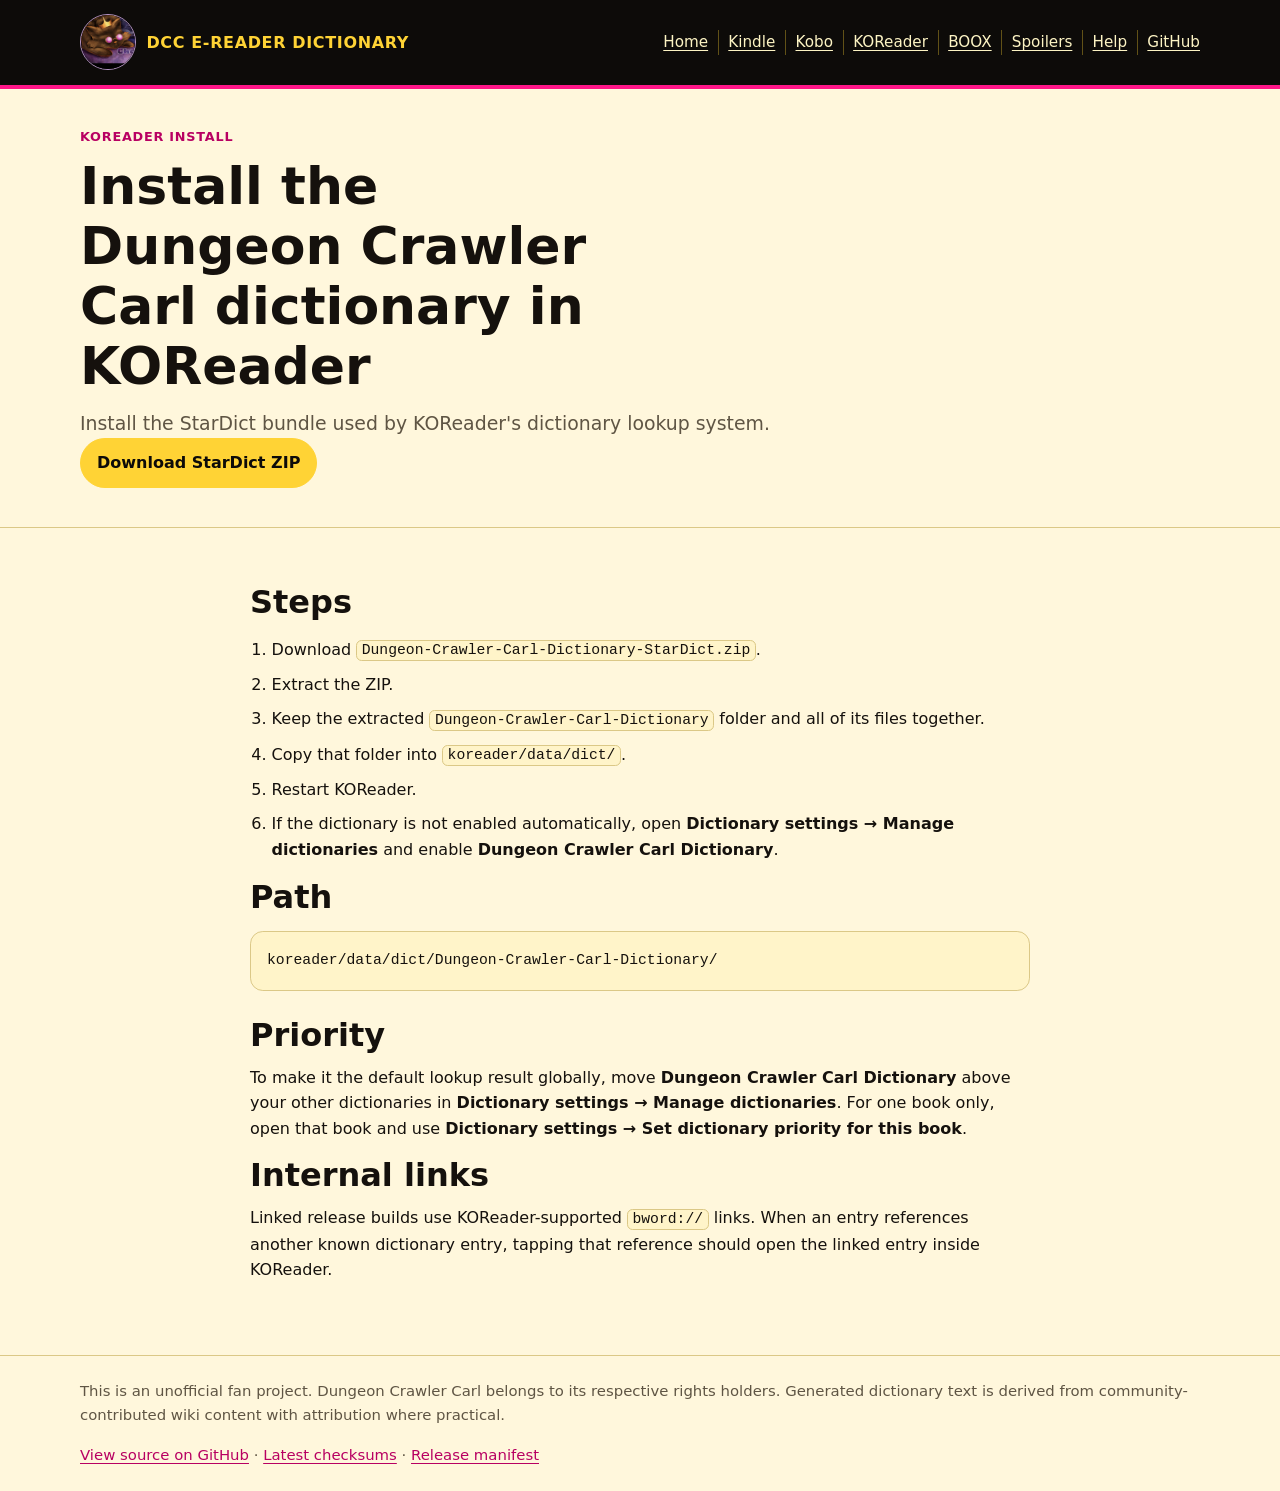
<file: docs/install-koreader/index.html>
<!doctype html>
    <html lang="en">
    <head>
      <meta charset="utf-8">
      <meta name="viewport" content="width=device-width, initial-scale=1">
      <link rel="icon" href="/dungeon-crawler-carl-dict/assets/favicon.ico" sizes="any">
      <link rel="icon" type="image/png" sizes="48x48" href="/dungeon-crawler-carl-dict/assets/favicon-48x48.png">
      <link rel="icon" type="image/png" sizes="32x32" href="/dungeon-crawler-carl-dict/assets/favicon-32x32.png">
      <link rel="icon" type="image/png" sizes="16x16" href="/dungeon-crawler-carl-dict/assets/favicon-16x16.png">
      <link rel="apple-touch-icon" sizes="180x180" href="/dungeon-crawler-carl-dict/assets/apple-touch-icon.png">
      <link rel="manifest" href="/dungeon-crawler-carl-dict/assets/site.webmanifest">
      <meta name="theme-color" content="#000000">

      <title>Install the Dungeon Crawler Carl Dictionary in KOReader</title>
      <meta name="description" content="Download and install the Dungeon Crawler Carl StarDict dictionary for KOReader.">
      <link rel="canonical" href="https://jmcguire.github.io/dungeon-crawler-carl-dict/install-koreader/">
      <meta property="og:type" content="website">
      <meta property="og:title" content="Install the Dungeon Crawler Carl Dictionary in KOReader">
      <meta property="og:description" content="Download and install the Dungeon Crawler Carl StarDict dictionary for KOReader.">
      <meta property="og:url" content="https://jmcguire.github.io/dungeon-crawler-carl-dict/install-koreader/">
      <meta property="og:image" content="https://jmcguire.github.io/dungeon-crawler-carl-dict/assets/social-card.jpg">
      <meta property="og:image:width" content="1600">
      <meta property="og:image:height" content="900">
      <meta property="og:image:alt" content="Dungeon Crawler Carl Character Dictionary artwork featuring a crowned cat with pink glasses beside an e-reader.">
      <meta name="twitter:image" content="https://jmcguire.github.io/dungeon-crawler-carl-dict/assets/social-card.jpg">
      <meta name="twitter:image:alt" content="Dungeon Crawler Carl Character Dictionary artwork featuring a crowned cat with pink glasses beside an e-reader.">
      <meta name="twitter:card" content="summary_large_image">
      <link rel="stylesheet" href="../styles.css">
    </head>
    <body>
      <a class="skip-link" href="#main">Skip to content</a>
      <header class="site-header">
        <div class="container header-inner">
          <a class="brand" href="../index.html"><img class="brand-logo" src="../assets/logo.png" alt="" width="56" height="56">
            <span>DCC E-reader Dictionary</span></a>

        <nav class="site-nav" aria-label="Primary navigation">
          <a href="../index.html">Home</a>
          <a href="../install-kindle/">Kindle</a>
          <a href="../install-kobo/">Kobo</a>
          <a href="../install-koreader/">KOReader</a>
          <a href="../install-boox/">BOOX</a>
          <a href="../spoilers/">Spoilers</a>
          <a href="../help/">Help</a>
          <a href="https://github.com/jmcguire/dungeon-crawler-carl-dict">GitHub</a>
        </nav>

        </div>
      </header>
      <main id="main">
        <section class="page-title">
  <div class="container">
    <p class="eyebrow">KOReader install</p>
    <h1>Install the Dungeon Crawler Carl dictionary in KOReader</h1>
    <p class="lede">Install the StarDict bundle used by KOReader's dictionary lookup system.</p>
    <div class="button-row">
      <a class="button primary" href="https://github.com/jmcguire/dungeon-crawler-carl-dict/releases/latest/download/Dungeon-Crawler-Carl-Dictionary-StarDict.zip">Download StarDict ZIP</a>
    </div>
  </div>
</section>

<section class="section">
  <div class="container narrow">
    <h2>Steps</h2>
    <ol class="steps">
      <li>Download <code>Dungeon-Crawler-Carl-Dictionary-StarDict.zip</code>.</li>
      <li>Extract the ZIP.</li>
      <li>Keep the extracted <code>Dungeon-Crawler-Carl-Dictionary</code> folder and all of its files together.</li>
      <li>Copy that folder into <code>koreader/data/dict/</code>.</li>
      <li>Restart KOReader.</li>
      <li>If the dictionary is not enabled automatically, open <strong>Dictionary settings → Manage dictionaries</strong> and enable <strong>Dungeon Crawler Carl Dictionary</strong>.</li>
    </ol>

    <h2>Path</h2>
    <pre><code>koreader/data/dict/Dungeon-Crawler-Carl-Dictionary/</code></pre>

    <h2>Priority</h2>
    <p>To make it the default lookup result globally, move <strong>Dungeon Crawler Carl Dictionary</strong> above your other dictionaries in <strong>Dictionary settings → Manage dictionaries</strong>. For one book only, open that book and use <strong>Dictionary settings → Set dictionary priority for this book</strong>.</p>

    <h2>Internal links</h2>
    <p>Linked release builds use KOReader-supported <code>bword://</code> links. When an entry references another known dictionary entry, tapping that reference should open the linked entry inside KOReader.</p>
  </div>
</section>

      </main>
      <footer class="site-footer">
        <div class="container">
          <p>This is an unofficial fan project. Dungeon Crawler Carl belongs to its respective rights holders. Generated dictionary text is derived from community-contributed wiki content with attribution where practical.</p>
          <p><a href="https://github.com/jmcguire/dungeon-crawler-carl-dict">View source on GitHub</a> · <a href="https://github.com/jmcguire/dungeon-crawler-carl-dict/releases/latest/download/SHA256SUMS.txt">Latest checksums</a> · <a href="https://github.com/jmcguire/dungeon-crawler-carl-dict/releases/latest/download/release-manifest.json">Release manifest</a></p>
        </div>
      </footer>
    </body>
    </html>
</file>
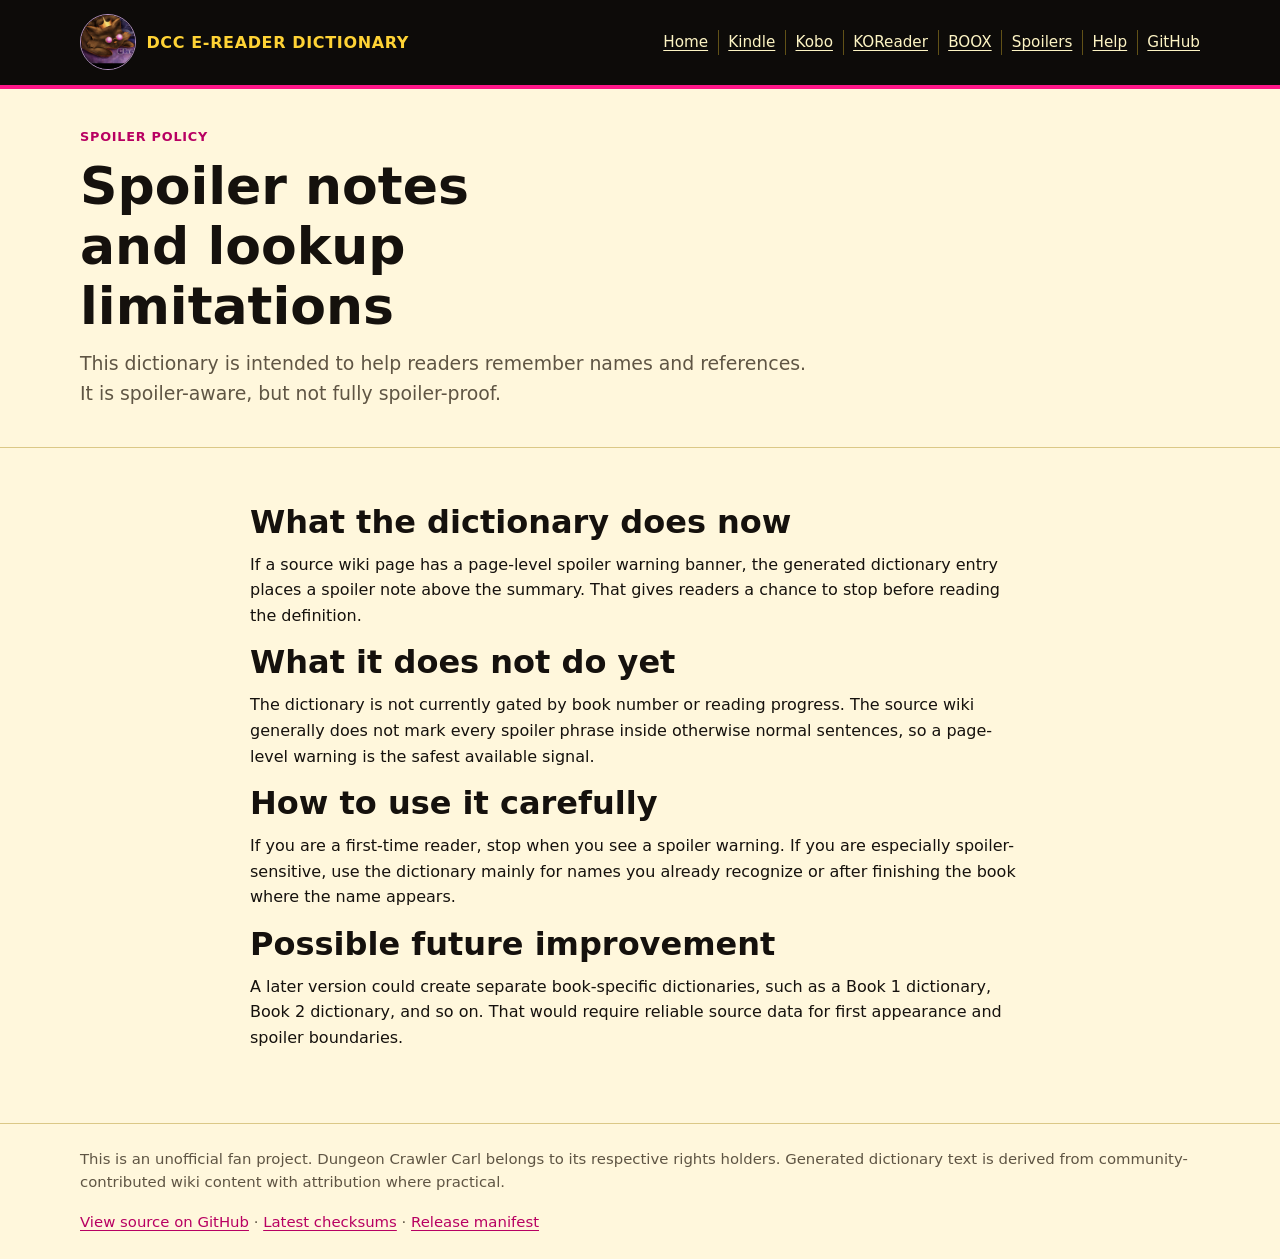
<file: docs/spoilers/index.html>
<!doctype html>
    <html lang="en">
    <head>
      <meta charset="utf-8">
      <meta name="viewport" content="width=device-width, initial-scale=1">
      <link rel="icon" href="/dungeon-crawler-carl-dict/assets/favicon.ico" sizes="any">
      <link rel="icon" type="image/png" sizes="48x48" href="/dungeon-crawler-carl-dict/assets/favicon-48x48.png">
      <link rel="icon" type="image/png" sizes="32x32" href="/dungeon-crawler-carl-dict/assets/favicon-32x32.png">
      <link rel="icon" type="image/png" sizes="16x16" href="/dungeon-crawler-carl-dict/assets/favicon-16x16.png">
      <link rel="apple-touch-icon" sizes="180x180" href="/dungeon-crawler-carl-dict/assets/apple-touch-icon.png">
      <link rel="manifest" href="/dungeon-crawler-carl-dict/assets/site.webmanifest">
      <meta name="theme-color" content="#000000">

      <title>Spoiler notes for the Dungeon Crawler Carl Dictionary</title>
      <meta name="description" content="How spoiler warnings and lookup limitations work in this Dungeon Crawler Carl e-reader dictionary.">
      <link rel="canonical" href="https://jmcguire.github.io/dungeon-crawler-carl-dict/spoilers/">
      <meta property="og:type" content="website">
      <meta property="og:title" content="Spoiler notes for the Dungeon Crawler Carl Dictionary">
      <meta property="og:description" content="How spoiler warnings and lookup limitations work in this Dungeon Crawler Carl e-reader dictionary.">
      <meta property="og:url" content="https://jmcguire.github.io/dungeon-crawler-carl-dict/spoilers/">
      <meta property="og:image" content="https://jmcguire.github.io/dungeon-crawler-carl-dict/assets/social-card.jpg">
      <meta property="og:image:width" content="1600">
      <meta property="og:image:height" content="900">
      <meta property="og:image:alt" content="Dungeon Crawler Carl Character Dictionary artwork featuring a crowned cat with pink glasses beside an e-reader.">
      <meta name="twitter:image" content="https://jmcguire.github.io/dungeon-crawler-carl-dict/assets/social-card.jpg">
      <meta name="twitter:image:alt" content="Dungeon Crawler Carl Character Dictionary artwork featuring a crowned cat with pink glasses beside an e-reader.">
      <meta name="twitter:card" content="summary_large_image">
      <link rel="stylesheet" href="../styles.css">
    </head>
    <body>
      <a class="skip-link" href="#main">Skip to content</a>
      <header class="site-header">
        <div class="container header-inner">
          <a class="brand" href="../index.html"><img class="brand-logo" src="../assets/logo.png" alt="" width="56" height="56">
            <span>DCC E-reader Dictionary</span></a>

        <nav class="site-nav" aria-label="Primary navigation">
          <a href="../index.html">Home</a>
          <a href="../install-kindle/">Kindle</a>
          <a href="../install-kobo/">Kobo</a>
          <a href="../install-koreader/">KOReader</a>
          <a href="../install-boox/">BOOX</a>
          <a href="../spoilers/">Spoilers</a>
          <a href="../help/">Help</a>
          <a href="https://github.com/jmcguire/dungeon-crawler-carl-dict">GitHub</a>
        </nav>

        </div>
      </header>
      <main id="main">
        <section class="page-title">
  <div class="container">
    <p class="eyebrow">Spoiler policy</p>
    <h1>Spoiler notes and lookup limitations</h1>
    <p class="lede">This dictionary is intended to help readers remember names and references. It is spoiler-aware, but not fully spoiler-proof.</p>
  </div>
</section>

<section class="section">
  <div class="container narrow">
    <h2>What the dictionary does now</h2>
    <p>If a source wiki page has a page-level spoiler warning banner, the generated dictionary entry places a spoiler note above the summary. That gives readers a chance to stop before reading the definition.</p>

    <h2>What it does not do yet</h2>
    <p>The dictionary is not currently gated by book number or reading progress. The source wiki generally does not mark every spoiler phrase inside otherwise normal sentences, so a page-level warning is the safest available signal.</p>

    <h2>How to use it carefully</h2>
    <p>If you are a first-time reader, stop when you see a spoiler warning. If you are especially spoiler-sensitive, use the dictionary mainly for names you already recognize or after finishing the book where the name appears.</p>

    <h2>Possible future improvement</h2>
    <p>A later version could create separate book-specific dictionaries, such as a Book 1 dictionary, Book 2 dictionary, and so on. That would require reliable source data for first appearance and spoiler boundaries.</p>
  </div>
</section>

      </main>
      <footer class="site-footer">
        <div class="container">
          <p>This is an unofficial fan project. Dungeon Crawler Carl belongs to its respective rights holders. Generated dictionary text is derived from community-contributed wiki content with attribution where practical.</p>
          <p><a href="https://github.com/jmcguire/dungeon-crawler-carl-dict">View source on GitHub</a> · <a href="https://github.com/jmcguire/dungeon-crawler-carl-dict/releases/latest/download/SHA256SUMS.txt">Latest checksums</a> · <a href="https://github.com/jmcguire/dungeon-crawler-carl-dict/releases/latest/download/release-manifest.json">Release manifest</a></p>
        </div>
      </footer>
    </body>
    </html>
</file>
<file: docs/styles.css>
:root {
  --bg: #fff7dc;
  --surface: #fffdf4;
  --text: #15110d;
  --muted: #5f5544;
  --border: #dbc887;
  --accent: #b80062;
  --accent-dark: #7f003f;
  --yellow: #ffd335;
  --yellow-soft: #fff0a6;
  --pink: #ff1688;
  --ink: #0d0b09;
  --soft: #fff1b8;
  --code: #fff4c9;
  --shadow: 0 1px 2px rgba(0, 0, 0, 0.06), 0 8px 24px rgba(0, 0, 0, 0.06);
}

* {
  box-sizing: border-box;
}

html {
  font-size: 100%;
  scroll-behavior: smooth;
}

body {
  margin: 0;
  background: var(--bg);
  color: var(--text);
  font-family: system-ui, -apple-system, BlinkMacSystemFont, "Segoe UI", sans-serif;
  line-height: 1.6;
}

img, svg {
  max-width: 100%;
}

a {
  color: var(--accent);
  text-underline-offset: 0.18em;
}

a:hover {
  color: var(--accent-dark);
}

a:focus-visible,
button:focus-visible {
  outline: 3px solid var(--accent);
  outline-offset: 3px;
}

.container {
  width: min(1120px, calc(100% - 2rem));
  margin-inline: auto;
}

.narrow {
  max-width: 780px;
}

.skip-link {
  position: absolute;
  left: 1rem;
  top: 1rem;
  transform: translateY(-200%);
  background: var(--yellow);
  color: var(--ink);
  padding: 0.5rem 0.75rem;
  border: 2px solid var(--ink);
  border-radius: 0.5rem;
  z-index: 10;
}

.skip-link:focus {
  transform: translateY(0);
}

.site-header {
  border-bottom: 4px solid var(--pink);
  background: var(--ink);
}

.header-inner {
  display: flex;
  flex-wrap: wrap;
  align-items: center;
  justify-content: space-between;
  gap: 0.75rem 1rem;
  padding: 0.9rem 0;
}

.brand {
  display: inline-flex;
  align-items: center;
  gap: 0.65rem;
  max-width: 100%;
  font-weight: 800;
  color: var(--yellow);
  text-decoration: none;
  text-transform: uppercase;
  letter-spacing: 0.04em;
}

.site-nav {
  display: flex;
  flex-wrap: wrap;
  gap: 0.35rem 0;
  align-items: center;
}

.site-nav a {
  color: #fdf4c4;
  font-size: 0.95rem;
  text-decoration: underline;
  text-decoration-thickness: 1px;
}

.site-nav a:hover {
  color: var(--yellow);
}

.site-nav a + a {
  border-left: 1px solid rgba(255, 211, 53, 0.35);
  margin-left: 0.6rem;
  padding-left: 0.6rem;
}

.hero,
.page-title {
  padding: 2.4rem 0;
  border-bottom: 1px solid var(--border);
}

.hero {
  position: relative;
  overflow: hidden;
  background:
    radial-gradient(circle at 12% 22%, rgba(255, 22, 136, 0.26) 0 1px, transparent 2px),
    radial-gradient(circle at 84% 30%, rgba(255, 211, 53, 0.18) 0 1px, transparent 2px),
    radial-gradient(circle at 62% 78%, rgba(255, 22, 136, 0.22) 0 1px, transparent 2px),
    linear-gradient(135deg, #15110d 0%, #080706 100%);
  background-size: 48px 48px, 62px 62px, 74px 74px, auto;
  color: #fff7dc;
}

.hero::after {
  position: absolute;
  right: 0;
  bottom: 0;
  left: 0;
  height: 0.5rem;
  background: var(--pink);
  content: "";
}

.hero-copy {
  max-width: 900px;
}

.eyebrow {
  margin: 0 0 0.6rem;
  color: var(--accent);
  font-weight: 800;
  letter-spacing: 0.06em;
  text-transform: uppercase;
  font-size: 0.8rem;
}

.hero .eyebrow,
.device-section .eyebrow {
  color: var(--pink);
}

h1,
h2,
h3 {
  line-height: 1.15;
  margin: 0 0 0.7rem;
}

h1 {
  max-width: 900px;
  font-size: 3.25rem;
  letter-spacing: 0;
}

.hero h1 {
  font-size: 3.45rem;
  text-transform: uppercase;
}

.hero h1 span {
  display: table;
  margin-bottom: 0.18rem;
  padding: 0.04em 0.16em 0.02em;
  background: var(--yellow);
  color: var(--ink);
  font-weight: 950;
  line-height: 0.96;
}

.page-title h1 {
  max-width: 14ch;
}

h2 {
  font-size: 2rem;
  letter-spacing: 0;
}

h3 {
  font-size: 1.12rem;
}

p {
  margin: 0 0 1rem;
}

.lede {
  max-width: 62ch;
  color: var(--muted);
  font-size: 1.18rem;
  margin-bottom: 0;
}

.hero .lede {
  color: #f8efc9;
}

.small {
  color: var(--muted);
  font-size: 0.92rem;
}

.button {
  display: inline-flex;
  align-items: center;
  justify-content: center;
  min-height: 2.8rem;
  padding: 0.72rem 1rem;
  border: 1px solid var(--accent);
  border-radius: 999px;
  background: transparent;
  color: var(--accent);
  font-weight: 750;
  text-decoration: none;
}

.button:hover {
  border-color: var(--pink);
  background: var(--pink);
  color: #fff;
}

.button.primary {
  border-color: var(--yellow);
  background: var(--yellow);
  color: var(--ink);
}

.button.primary:hover {
  border-color: var(--pink);
  background: var(--pink);
  color: #fff;
}

.callout,
.card,
.device-card {
  background: var(--surface);
  border: 1px solid var(--border);
  border-radius: 0.5rem;
  box-shadow: var(--shadow);
}

.callout {
  padding: 1.3rem;
}

.clean-list {
  list-style: none;
  margin: 0;
  padding: 0;
}

.clean-list li + li {
  margin-top: 0.65rem;
}

.section {
  padding: 3.5rem 0;
}

.device-section {
  padding: 2.7rem 0;
}

.section.muted {
  background: var(--yellow-soft);
  border-block: 1px solid var(--border);
}

.device-section {
  background:
    linear-gradient(180deg, rgba(255, 211, 53, 0.08), transparent 45%),
    var(--ink);
  color: #fff8df;
}

.section-heading {
  max-width: 720px;
  margin-bottom: 1.25rem;
}

.section-heading p:last-child {
  color: var(--muted);
  font-size: 1.08rem;
}

.device-section .section-heading p:last-child {
  color: #f7eabd;
}

.device-grid {
  display: grid;
  grid-template-columns: repeat(4, minmax(0, 1fr));
  gap: 1rem;
}

.device-card {
  display: flex;
  flex-direction: column;
  justify-content: space-between;
  min-height: 18rem;
  padding: 1.15rem;
  border-color: rgba(255, 211, 53, 0.32);
  background:
    linear-gradient(180deg, var(--yellow) 0 0.42rem, transparent 0.42rem),
    var(--surface);
  color: var(--text);
}

.device-card h3 {
  font-size: 1.22rem;
}

.device-card p {
  color: var(--muted);
}

.device-label {
  margin-bottom: 0.45rem;
  color: var(--accent);
  font-size: 0.78rem;
  font-weight: 850;
  letter-spacing: 0.06em;
  text-transform: uppercase;
}

.device-actions {
  display: grid;
  gap: 0.7rem;
  margin-top: 1rem;
}

.device-actions .button {
  width: 100%;
}

.text-link {
  font-weight: 750;
}

.release-note {
  margin-top: 1rem;
}

.release-status {
  max-width: 78ch;
  margin: 1.15rem 0 0;
  padding-top: 1rem;
  border-top: 1px solid rgba(255, 211, 53, 0.35);
  color: #f8efc9;
  font-size: 0.98rem;
}

.release-status strong {
  color: var(--yellow);
}

.two-column,
.three-column {
  display: grid;
  gap: 2rem;
}

.two-column {
  grid-template-columns: repeat(2, minmax(0, 1fr));
}

.three-column {
  grid-template-columns: repeat(3, minmax(0, 1fr));
}

.card-list {
  display: grid;
  gap: 1rem;
}

.card {
  display: block;
  padding: 1rem;
  color: var(--text);
  text-decoration: none;
}

.card:hover {
  border-color: var(--accent);
}

.card p {
  color: var(--muted);
  margin-bottom: 0;
}

.steps {
  padding-left: 1.35rem;
}

.steps li + li {
  margin-top: 0.55rem;
}

code,
pre {
  font-family: ui-monospace, SFMono-Regular, Menlo, Consolas, "Liberation Mono", monospace;
}

code {
  background: var(--code);
  border: 1px solid var(--border);
  border-radius: 0.35rem;
  padding: 0.08rem 0.28rem;
  font-size: 0.92em;
}

pre {
  overflow-x: auto;
  background: var(--code);
  border: 1px solid var(--border);
  border-radius: 0.8rem;
  padding: 1rem;
  margin: 1rem 0 1.6rem;
}

pre code {
  background: transparent;
  border: 0;
  padding: 0;
}

.site-footer {
  border-top: 1px solid var(--border);
  color: var(--muted);
  padding: 1.5rem 0;
  font-size: 0.93rem;
}

.site-footer p:last-child {
  margin-bottom: 0;
}

@media (max-width: 820px) {
  .two-column,
  .three-column {
    grid-template-columns: 1fr;
  }

  .device-grid {
    grid-template-columns: repeat(2, minmax(0, 1fr));
  }

  h1,
  .page-title h1 {
    max-width: 16ch;
    font-size: 2.7rem;
  }

  .hero h1 {
    font-size: 2.7rem;
  }

  h2 {
    font-size: 1.7rem;
  }
}

@media (max-width: 520px) {
  .button {
    width: 100%;
  }

  .header-inner {
    align-items: flex-start;
  }

  .site-nav {
    width: 100%;
  }

  .hero,
  .page-title {
    padding: 1.65rem 0;
  }

  h1,
  .page-title h1 {
    max-width: 100%;
    font-size: 2.25rem;
  }

  .hero h1 {
    font-size: 2rem;
  }

  .lede {
    font-size: 1rem;
  }

  .section {
    padding: 2.5rem 0;
  }

  .device-grid {
    grid-template-columns: 1fr;
  }

  .device-card {
    min-height: 0;
  }
}

@media (prefers-reduced-motion: reduce) {
  html {
    scroll-behavior: auto;
  }
}

/* Shared cat mark and artwork alongside the original homepage heading. */
.brand-logo {
  width: 56px;
  height: 56px;
  flex: 0 0 56px;
  border-radius: 50%;
  border: 1px solid #b696c6;
}
.hero-layout {
  display: grid;
  grid-template-columns: minmax(0, 3fr) minmax(0, 2fr);
  align-items: center;
  gap: 2rem;
}
.hero-copy { min-width: 0; }
.hero-layout h1 { font-size: clamp(2rem, 3.6vw, 3rem); }
.hero-art {
  position: relative;
  overflow: hidden;
  aspect-ratio: 1.93;
  border-radius: 0.65rem;
}
/* Frame the illustration, trimming the lettering already covered by the heading. */
.hero-art img {
  position: absolute;
  width: 133.333%;
  max-width: none;
  height: auto;
  left: -13.333%;
  top: -17%;
}
@media (max-width: 800px) {
  .hero-layout { grid-template-columns: 1fr; gap: 1.25rem; }
  .hero-art { width: min(100%, 480px); }
}
@media (max-width: 520px) {
  .brand { font-size: 0.85rem; letter-spacing: 0.02em; }
  .brand-logo { width: 44px; height: 44px; flex-basis: 44px; }
  .hero-layout h1 { font-size: 2rem; }
}
</file>
